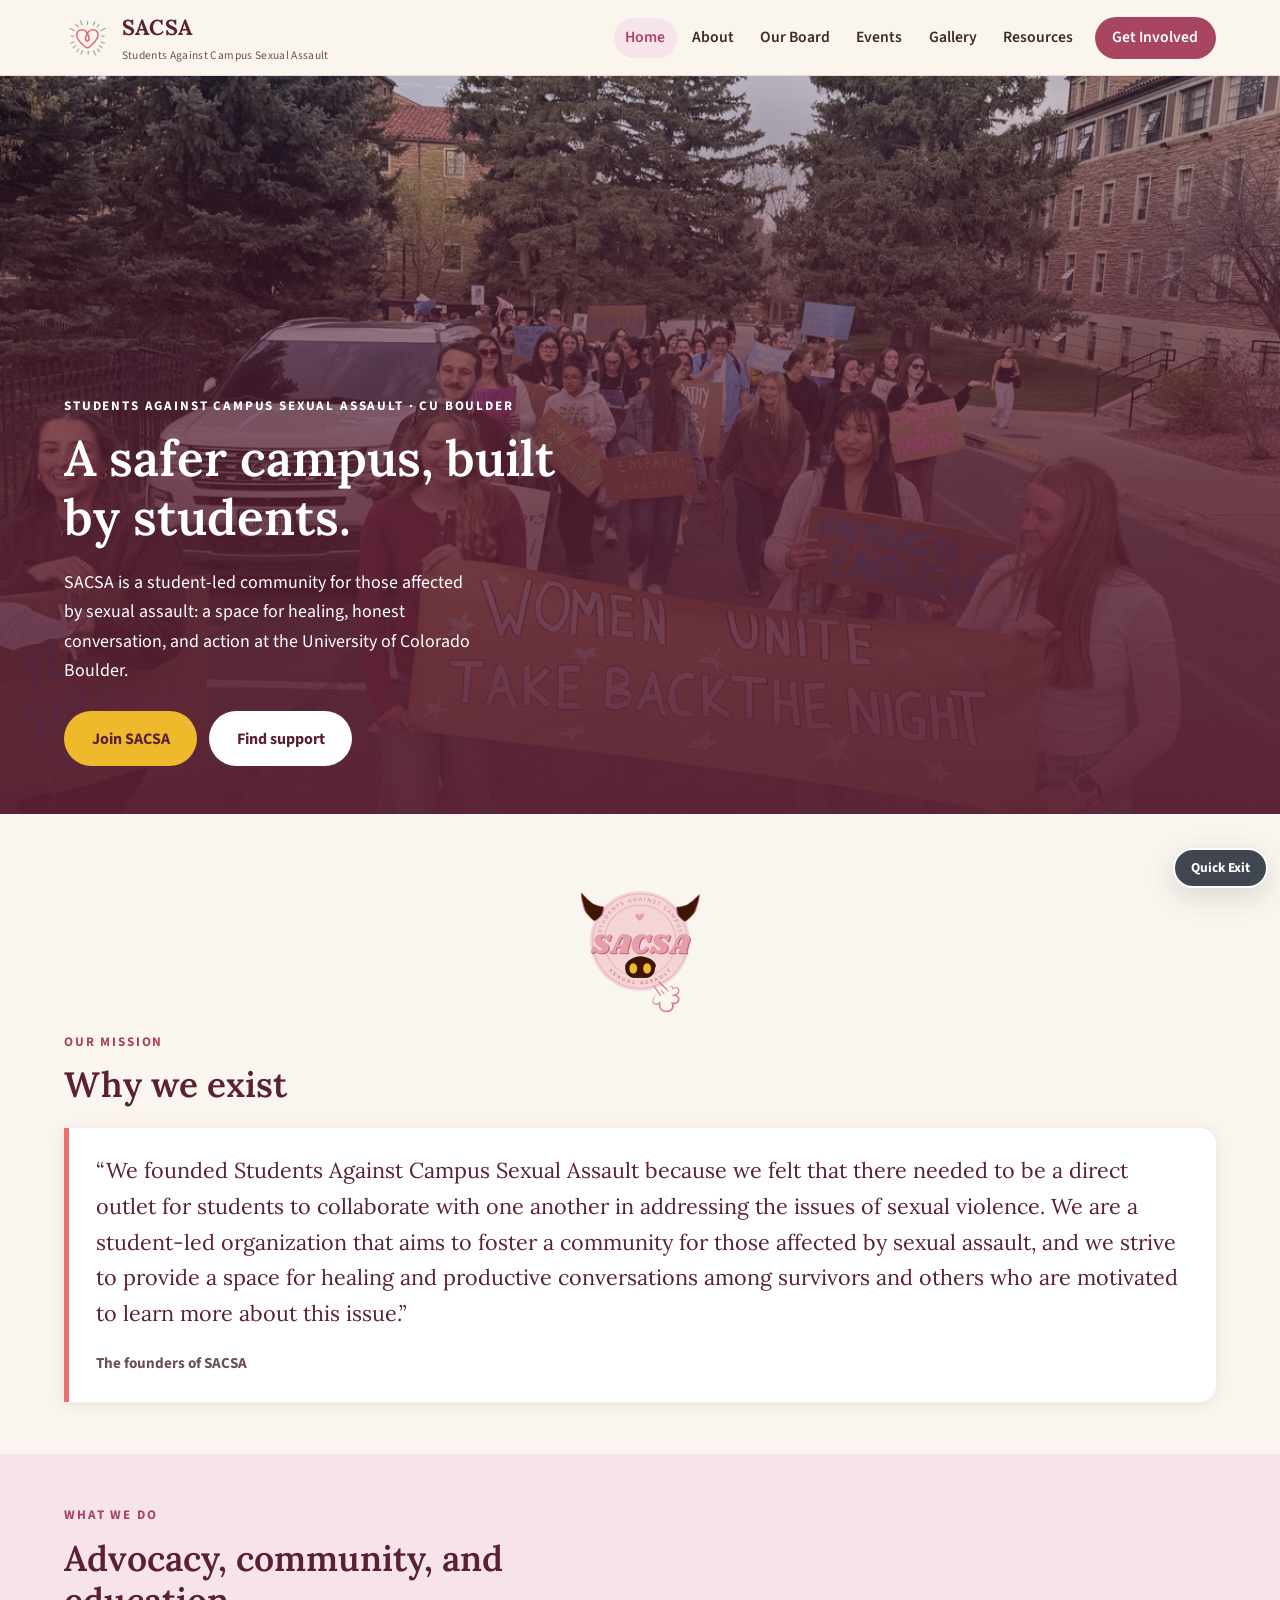
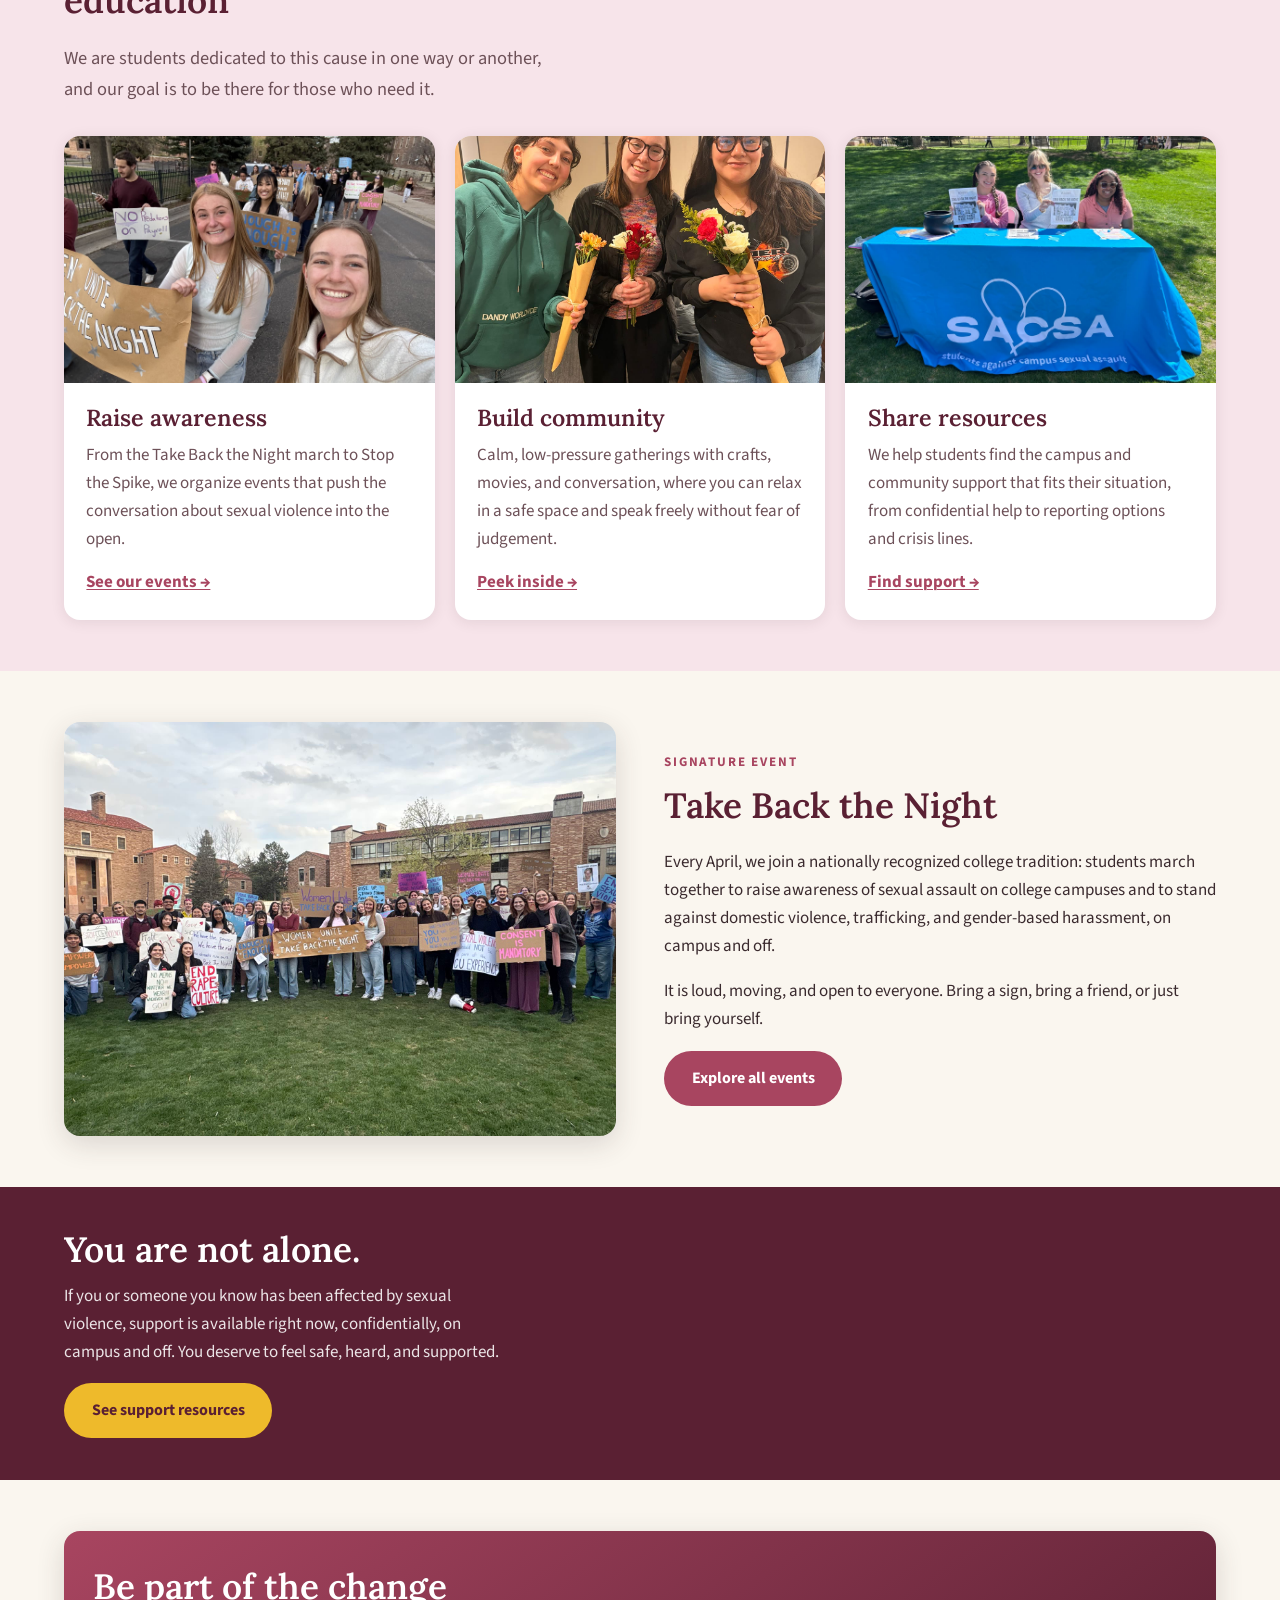
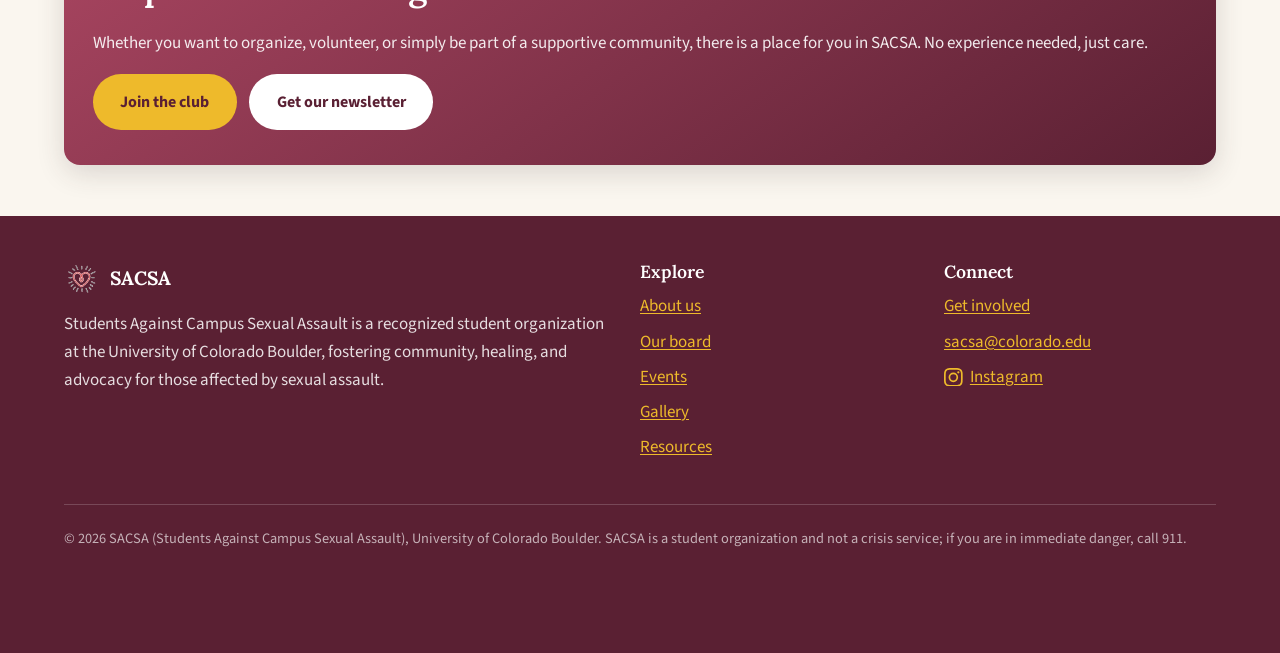
<file: index.html>
<!DOCTYPE html>
<html lang="en">
<head>
  <meta charset="utf-8">
  <meta name="viewport" content="width=device-width, initial-scale=1">
  <title>SACSA: Students Against Campus Sexual Assault | CU Boulder</title>
  <meta name="description" content="SACSA is a student-led organization at CU Boulder fostering community, healing, and advocacy for those affected by sexual assault. Join us.">
  <meta name="theme-color" content="#a84560">
  <meta property="og:title" content="SACSA: Students Against Campus Sexual Assault">
  <meta property="og:description" content="A student-led community at CU Boulder working toward a campus free of sexual violence. You are not alone.">
  <meta property="og:type" content="website">
  <meta property="og:url" content="https://brsrikrishna.github.io/sacsa.github.io/">
  <meta property="og:image" content="https://brsrikrishna.github.io/sacsa.github.io/assets/images/tbtn/tbtn-12.jpg">
  <link rel="icon" type="image/png" href="assets/img/sacsa-heart.png">
  <link rel="preconnect" href="https://fonts.googleapis.com">
  <link rel="preconnect" href="https://fonts.gstatic.com" crossorigin>
  <link href="https://fonts.googleapis.com/css2?family=Lora:wght@600;700&family=Source+Sans+3:wght@400;600;700&display=swap" rel="stylesheet">
  <link rel="stylesheet" href="assets/css/style.css">
</head>
<body>
  <a class="skip-link" href="#main">Skip to main content</a>

  <header class="site-header">
    <div class="wrap nav-bar">
      <a class="brand" href="index.html">
        <img src="assets/img/sacsa-heart.png" alt="" width="48" height="48">
        <span>
          <span class="brand-name">SACSA</span>
          <span class="brand-sub">Students Against Campus Sexual Assault</span>
        </span>
      </a>
      <button class="nav-toggle" type="button" aria-expanded="false" aria-controls="site-nav">
        <span></span><span></span><span></span>
        <span class="visually-hidden">Menu</span>
      </button>
      <nav id="site-nav" class="site-nav" aria-label="Main navigation">
        <ul>
          <li><a href="index.html" aria-current="page">Home</a></li>
          <li><a href="about.html">About</a></li>
          <li><a href="board.html">Our Board</a></li>
          <li><a href="events.html">Events</a></li>
          <li><a href="gallery.html">Gallery</a></li>
          <li><a href="resources.html">Resources</a></li>
          <li class="nav-cta"><a href="get-involved.html">Get Involved</a></li>
        </ul>
      </nav>
    </div>
  </header>

  <main id="main">
    <section class="hero">
      <div class="hero-media">
        <img src="assets/images/tbtn/tbtn-12.jpg" alt="Students marching down a campus street at CU Boulder behind a hand-painted banner reading “Women Unite, Take Back the Night.”" fetchpriority="high">
      </div>
      <div class="wrap hero-inner">
        <span class="eyebrow">Students Against Campus Sexual Assault · CU Boulder</span>
        <h1>A safer campus, built by students.</h1>
        <p>SACSA is a student-led community for those affected by sexual assault: a space for healing, honest conversation, and action at the University of Colorado Boulder.</p>
        <div class="btn-row">
          <a class="btn btn-gold" href="get-involved.html">Join SACSA</a>
          <a class="btn btn-light" href="resources.html">Find support</a>
        </div>
      </div>
    </section>

    <section class="section">
      <div class="wrap">
        <img class="mission-badge" src="assets/img/sacsa-badge.png" alt="SACSA badge logo: a pink buffalo-themed emblem reading “Students Against Campus Sexual Assault.”" loading="lazy">
        <span class="eyebrow">Our mission</span>
        <h2>Why we exist</h2>
        <blockquote class="mission-quote">
          <p>“We founded Students Against Campus Sexual Assault because we felt that there needed to be a direct outlet for students to collaborate with one another in addressing the issues of sexual violence. We are a student-led organization that aims to foster a community for those affected by sexual assault, and we strive to provide a space for healing and productive conversations among survivors and others who are motivated to learn more about this issue.”</p>
          <cite>The founders of SACSA</cite>
        </blockquote>
      </div>
    </section>

    <section class="section section-tint">
      <div class="wrap">
        <div class="section-head">
          <span class="eyebrow">What we do</span>
          <h2>Advocacy, community, and education</h2>
          <p class="lede">We are students dedicated to this cause in one way or another, and our goal is to be there for those who need it.</p>
        </div>
        <div class="card-grid card-grid-3">
          <article class="card">
            <img src="assets/images/tbtn/tbtn-13.jpg" alt="Students smiling behind the “Take Back the Night” banner in the middle of the march." loading="lazy">
            <div class="card-body">
              <h3>Raise awareness</h3>
              <p>From the Take Back the Night march to Stop the Spike, we organize events that push the conversation about sexual violence into the open.</p>
              <a class="card-link" href="events.html">See our events →</a>
            </div>
          </article>
          <article class="card">
            <img src="assets/images/bouquet/bouquet-03.jpg" alt="Three smiling students holding hand-wrapped flower bouquets at a SACSA craft night." loading="lazy">
            <div class="card-body">
              <h3>Build community</h3>
              <p>Calm, low-pressure gatherings with crafts, movies, and conversation, where you can relax in a safe space and speak freely without fear of judgement.</p>
              <a class="card-link" href="gallery.html">Peek inside →</a>
            </div>
          </article>
          <article class="card">
            <img src="assets/images/tabling/tabling-03.jpg" alt="Three SACSA members tabling outdoors on a sunny day behind a bright blue SACSA tablecloth." loading="lazy">
            <div class="card-body">
              <h3>Share resources</h3>
              <p>We help students find the campus and community support that fits their situation, from confidential help to reporting options and crisis lines.</p>
              <a class="card-link" href="resources.html">Find support →</a>
            </div>
          </article>
        </div>
      </div>
    </section>

    <section class="section">
      <div class="wrap split">
        <div class="split-media">
          <img src="assets/images/tbtn/tbtn-19.jpg" alt="A large group of students on a campus lawn holding hand-made signs at the end of the Take Back the Night march." loading="lazy">
        </div>
        <div>
          <span class="eyebrow">Signature event</span>
          <h2>Take Back the Night</h2>
          <p>Every April, we join a nationally recognized college tradition: students march together to raise awareness of sexual assault on college campuses and to stand against domestic violence, trafficking, and gender-based harassment, on campus and off.</p>
          <p>It is loud, moving, and open to everyone. Bring a sign, bring a friend, or just bring yourself.</p>
          <a class="btn btn-primary" href="events.html">Explore all events</a>
        </div>
      </div>
    </section>

    <section class="support-banner">
      <div class="wrap">
        <h2>You are not alone.</h2>
        <p>If you or someone you know has been affected by sexual violence, support is available right now, confidentially, on campus and off. You deserve to feel safe, heard, and supported.</p>
        <div class="btn-row">
          <a class="btn btn-gold" href="resources.html">See support resources</a>
        </div>
      </div>
    </section>

    <section class="section">
      <div class="wrap">
        <div class="cta-panel">
          <h2>Be part of the change</h2>
          <p>Whether you want to organize, volunteer, or simply be part of a supportive community, there is a place for you in SACSA. No experience needed, just care.</p>
          <div class="btn-row">
            <a class="btn btn-gold" href="https://docs.google.com/forms/d/e/1FAIpQLSf-P9y4XqZyF9D6gb-IqXvptG1yeSnzRhE7rgIoZQ4JN66p5w/viewform?usp=header" target="_blank" rel="noopener">Join the club</a>
            <a class="btn btn-light" href="https://docs.google.com/forms/d/e/1FAIpQLSdkVsMdj7MnFy4facTIuq62C4f8fyUFB1p0TTD66it3BiXyvw/viewform?usp=publish-editor" target="_blank" rel="noopener">Get our newsletter</a>
          </div>
        </div>
      </div>
    </section>
  </main>

  <footer class="site-footer">
    <div class="wrap footer-grid">
      <div>
        <div class="footer-brand">
          <img src="assets/img/sacsa-heart.png" alt="">
          <span>SACSA</span>
        </div>
        <p>Students Against Campus Sexual Assault is a recognized student organization at the University of Colorado Boulder, fostering community, healing, and advocacy for those affected by sexual assault.</p>
      </div>
      <div>
        <h3>Explore</h3>
        <ul>
          <li><a href="about.html">About us</a></li>
          <li><a href="board.html">Our board</a></li>
          <li><a href="events.html">Events</a></li>
          <li><a href="gallery.html">Gallery</a></li>
          <li><a href="resources.html">Resources</a></li>
        </ul>
      </div>
      <div>
        <h3>Connect</h3>
        <ul>
          <li><a href="get-involved.html">Get involved</a></li>
          <li><a href="mailto:sacsa@colorado.edu">sacsa@colorado.edu</a></li>
          <li>
            <a class="social-link" href="https://www.instagram.com/sacsacu/" target="_blank" rel="noopener">
              <svg viewBox="0 0 24 24" aria-hidden="true" focusable="false"><path d="M12 2.2c3.19 0 3.57.01 4.83.07 1.17.05 1.8.25 2.22.41.56.22.96.48 1.38.9.42.42.68.82.9 1.38.16.42.36 1.05.41 2.22.06 1.26.07 1.64.07 4.83s-.01 3.57-.07 4.83c-.05 1.17-.25 1.8-.41 2.22-.22.56-.48.96-.9 1.38-.42.42-.82.68-1.38.9-.42.16-1.05.36-2.22.41-1.26.06-1.64.07-4.83.07s-3.57-.01-4.83-.07c-1.17-.05-1.8-.25-2.22-.41a3.72 3.72 0 0 1-1.38-.9c-.42-.42-.68-.82-.9-1.38-.16-.42-.36-1.05-.41-2.22C2.21 15.57 2.2 15.19 2.2 12s.01-3.57.07-4.83c.05-1.17.25-1.8.41-2.22.22-.56.48-.96.9-1.38.42-.42.82-.68 1.38-.9.42-.16 1.05-.36 2.22-.41C8.43 2.21 8.81 2.2 12 2.2M12 0C8.74 0 8.33.01 7.05.07 5.78.13 4.9.33 4.14.63a5.92 5.92 0 0 0-2.13 1.38A5.92 5.92 0 0 0 .63 4.14C.33 4.9.13 5.78.07 7.05.01 8.33 0 8.74 0 12s.01 3.67.07 4.95c.06 1.27.26 2.15.56 2.91.3.79.72 1.46 1.38 2.13a5.92 5.92 0 0 0 2.13 1.38c.76.3 1.64.5 2.91.56C8.33 23.99 8.74 24 12 24s3.67-.01 4.95-.07c1.27-.06 2.15-.26 2.91-.56a5.92 5.92 0 0 0 2.13-1.38 5.92 5.92 0 0 0 1.38-2.13c.3-.76.5-1.64.56-2.91.06-1.28.07-1.69.07-4.95s-.01-3.67-.07-4.95c-.06-1.27-.26-2.15-.56-2.91a5.92 5.92 0 0 0-1.38-2.13A5.92 5.92 0 0 0 19.86.63c-.76-.3-1.64-.5-2.91-.56C15.67.01 15.26 0 12 0Zm0 5.84A6.16 6.16 0 1 0 18.16 12 6.16 6.16 0 0 0 12 5.84Zm0 10.15A4 4 0 1 1 16 12a4 4 0 0 1-4 4Zm7.85-10.4a1.44 1.44 0 1 1-1.44-1.44 1.44 1.44 0 0 1 1.44 1.44Z"/></svg>
              Instagram
            </a>
          </li>
        </ul>
      </div>
    </div>
    <div class="wrap footer-bottom">
      <p>© <span id="year">2026</span> SACSA (Students Against Campus Sexual Assault), University of Colorado Boulder. SACSA is a student organization and not a crisis service; if you are in immediate danger, call 911.</p>
    </div>
  </footer>

  <button class="quick-exit" type="button" aria-label="Quick exit: leave this site immediately">Quick Exit</button>
  <script src="assets/js/main.js"></script>
</body>
</html>
</file>
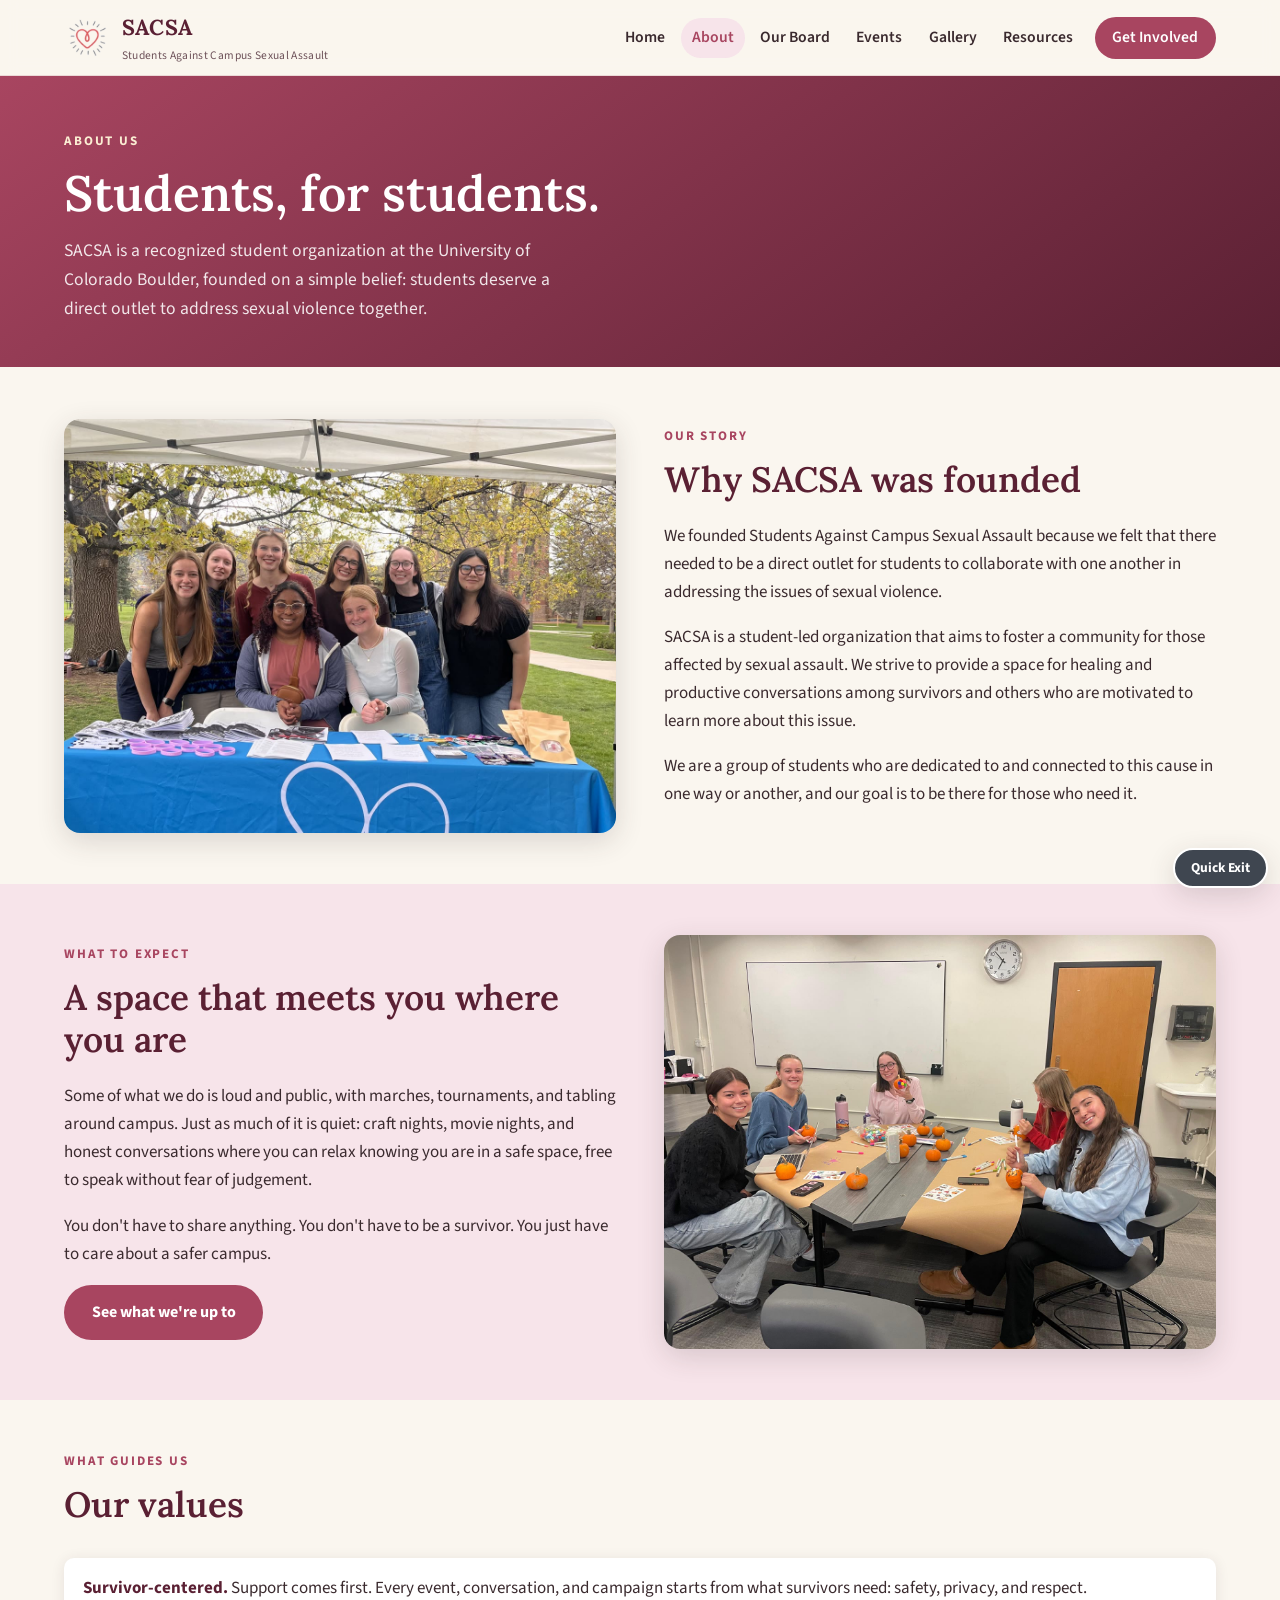
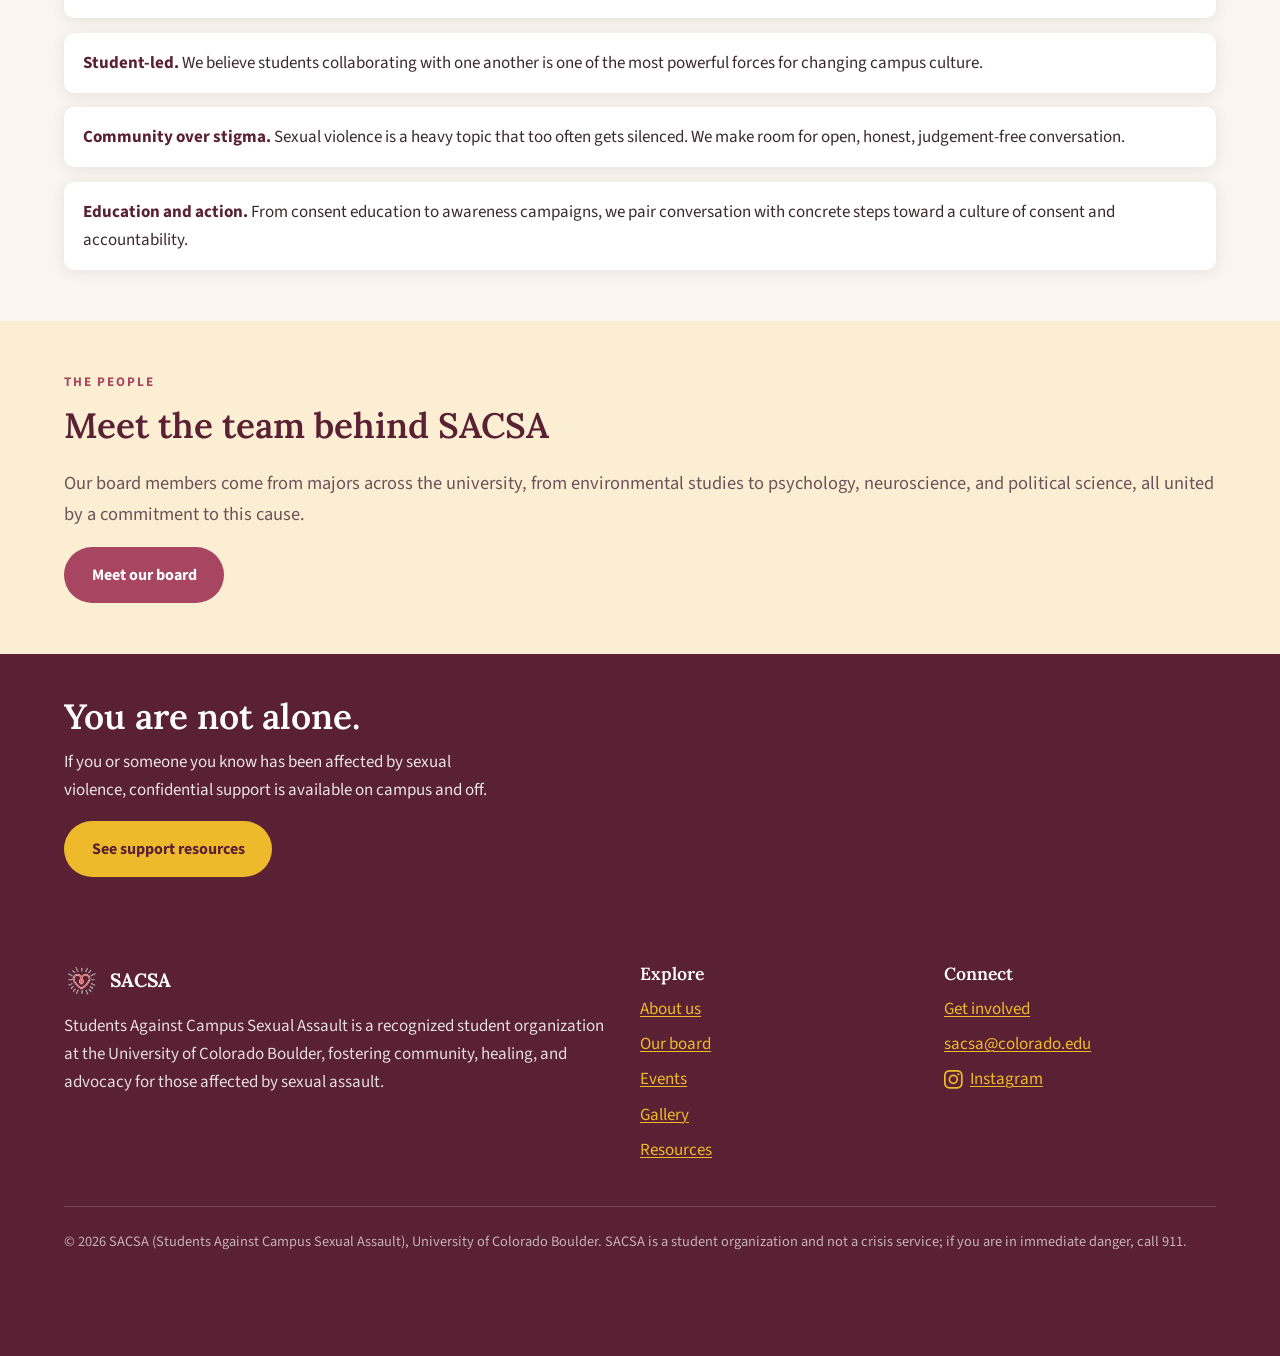
<file: about.html>
<!DOCTYPE html>
<html lang="en">
<head>
  <meta charset="utf-8">
  <meta name="viewport" content="width=device-width, initial-scale=1">
  <title>About | SACSA: Students Against Campus Sexual Assault</title>
  <meta name="description" content="Learn about SACSA, a student-led organization at CU Boulder building a community for healing and honest conversation around sexual assault.">
  <meta name="theme-color" content="#a84560">
  <link rel="icon" type="image/png" href="assets/img/sacsa-heart.png">
  <link rel="preconnect" href="https://fonts.googleapis.com">
  <link rel="preconnect" href="https://fonts.gstatic.com" crossorigin>
  <link href="https://fonts.googleapis.com/css2?family=Lora:wght@600;700&family=Source+Sans+3:wght@400;600;700&display=swap" rel="stylesheet">
  <link rel="stylesheet" href="assets/css/style.css">
</head>
<body>
  <a class="skip-link" href="#main">Skip to main content</a>

  <header class="site-header">
    <div class="wrap nav-bar">
      <a class="brand" href="index.html">
        <img src="assets/img/sacsa-heart.png" alt="" width="48" height="48">
        <span>
          <span class="brand-name">SACSA</span>
          <span class="brand-sub">Students Against Campus Sexual Assault</span>
        </span>
      </a>
      <button class="nav-toggle" type="button" aria-expanded="false" aria-controls="site-nav">
        <span></span><span></span><span></span>
        <span class="visually-hidden">Menu</span>
      </button>
      <nav id="site-nav" class="site-nav" aria-label="Main navigation">
        <ul>
          <li><a href="index.html">Home</a></li>
          <li><a href="about.html" aria-current="page">About</a></li>
          <li><a href="board.html">Our Board</a></li>
          <li><a href="events.html">Events</a></li>
          <li><a href="gallery.html">Gallery</a></li>
          <li><a href="resources.html">Resources</a></li>
          <li class="nav-cta"><a href="get-involved.html">Get Involved</a></li>
        </ul>
      </nav>
    </div>
  </header>

  <main id="main">
    <section class="page-hero">
      <div class="wrap">
        <span class="eyebrow">About us</span>
        <h1>Students, for students.</h1>
        <p>SACSA is a recognized student organization at the University of Colorado Boulder, founded on a simple belief: students deserve a direct outlet to address sexual violence together.</p>
      </div>
    </section>

    <section class="section">
      <div class="wrap split">
        <div class="split-media">
          <img src="assets/images/tbtn/tbtn-01.jpg" alt="SACSA members gathered behind their table under a tent, with a blue tablecloth reading “SACSA, Students Against Campus Sexual Assault.”" loading="lazy">
        </div>
        <div>
          <span class="eyebrow">Our story</span>
          <h2>Why SACSA was founded</h2>
          <p>We founded Students Against Campus Sexual Assault because we felt that there needed to be a direct outlet for students to collaborate with one another in addressing the issues of sexual violence.</p>
          <p>SACSA is a student-led organization that aims to foster a community for those affected by sexual assault. We strive to provide a space for healing and productive conversations among survivors and others who are motivated to learn more about this issue.</p>
          <p>We are a group of students who are dedicated to and connected to this cause in one way or another, and our goal is to be there for those who need it.</p>
        </div>
      </div>
    </section>

    <section class="section section-tint">
      <div class="wrap split reverse">
        <div class="split-media">
          <img src="assets/images/pumpkin/pumpkin-03.jpg" alt="Four students smiling around a table covered in craft paper during a SACSA pumpkin-painting night." loading="lazy">
        </div>
        <div>
          <span class="eyebrow">What to expect</span>
          <h2>A space that meets you where you are</h2>
          <p>Some of what we do is loud and public, with marches, tournaments, and tabling around campus. Just as much of it is quiet: craft nights, movie nights, and honest conversations where you can relax knowing you are in a safe space, free to speak without fear of judgement.</p>
          <p>You don't have to share anything. You don't have to be a survivor. You just have to care about a safer campus.</p>
          <a class="btn btn-primary" href="events.html">See what we're up to</a>
        </div>
      </div>
    </section>

    <section class="section">
      <div class="wrap">
        <div class="section-head">
          <span class="eyebrow">What guides us</span>
          <h2>Our values</h2>
        </div>
        <ul class="value-list">
          <li><strong>Survivor-centered.</strong> Support comes first. Every event, conversation, and campaign starts from what survivors need: safety, privacy, and respect.</li>
          <li><strong>Student-led.</strong> We believe students collaborating with one another is one of the most powerful forces for changing campus culture.</li>
          <li><strong>Community over stigma.</strong> Sexual violence is a heavy topic that too often gets silenced. We make room for open, honest, judgement-free conversation.</li>
          <li><strong>Education and action.</strong> From consent education to awareness campaigns, we pair conversation with concrete steps toward a culture of consent and accountability.</li>
        </ul>
      </div>
    </section>

    <section class="section section-gold">
      <div class="wrap">
        <span class="eyebrow">The people</span>
        <h2>Meet the team behind SACSA</h2>
        <p class="lede">Our board members come from majors across the university, from environmental studies to psychology, neuroscience, and political science, all united by a commitment to this cause.</p>
        <a class="btn btn-primary" href="board.html">Meet our board</a>
      </div>
    </section>

    <section class="support-banner">
      <div class="wrap">
        <h2>You are not alone.</h2>
        <p>If you or someone you know has been affected by sexual violence, confidential support is available on campus and off.</p>
        <div class="btn-row">
          <a class="btn btn-gold" href="resources.html">See support resources</a>
        </div>
      </div>
    </section>
  </main>

  <footer class="site-footer">
    <div class="wrap footer-grid">
      <div>
        <div class="footer-brand">
          <img src="assets/img/sacsa-heart.png" alt="">
          <span>SACSA</span>
        </div>
        <p>Students Against Campus Sexual Assault is a recognized student organization at the University of Colorado Boulder, fostering community, healing, and advocacy for those affected by sexual assault.</p>
      </div>
      <div>
        <h3>Explore</h3>
        <ul>
          <li><a href="about.html">About us</a></li>
          <li><a href="board.html">Our board</a></li>
          <li><a href="events.html">Events</a></li>
          <li><a href="gallery.html">Gallery</a></li>
          <li><a href="resources.html">Resources</a></li>
        </ul>
      </div>
      <div>
        <h3>Connect</h3>
        <ul>
          <li><a href="get-involved.html">Get involved</a></li>
          <li><a href="mailto:sacsa@colorado.edu">sacsa@colorado.edu</a></li>
          <li>
            <a class="social-link" href="https://www.instagram.com/sacsacu/" target="_blank" rel="noopener">
              <svg viewBox="0 0 24 24" aria-hidden="true" focusable="false"><path d="M12 2.2c3.19 0 3.57.01 4.83.07 1.17.05 1.8.25 2.22.41.56.22.96.48 1.38.9.42.42.68.82.9 1.38.16.42.36 1.05.41 2.22.06 1.26.07 1.64.07 4.83s-.01 3.57-.07 4.83c-.05 1.17-.25 1.8-.41 2.22-.22.56-.48.96-.9 1.38-.42.42-.82.68-1.38.9-.42.16-1.05.36-2.22.41-1.26.06-1.64.07-4.83.07s-3.57-.01-4.83-.07c-1.17-.05-1.8-.25-2.22-.41a3.72 3.72 0 0 1-1.38-.9c-.42-.42-.68-.82-.9-1.38-.16-.42-.36-1.05-.41-2.22C2.21 15.57 2.2 15.19 2.2 12s.01-3.57.07-4.83c.05-1.17.25-1.8.41-2.22.22-.56.48-.96.9-1.38.42-.42.82-.68 1.38-.9.42-.16 1.05-.36 2.22-.41C8.43 2.21 8.81 2.2 12 2.2M12 0C8.74 0 8.33.01 7.05.07 5.78.13 4.9.33 4.14.63a5.92 5.92 0 0 0-2.13 1.38A5.92 5.92 0 0 0 .63 4.14C.33 4.9.13 5.78.07 7.05.01 8.33 0 8.74 0 12s.01 3.67.07 4.95c.06 1.27.26 2.15.56 2.91.3.79.72 1.46 1.38 2.13a5.92 5.92 0 0 0 2.13 1.38c.76.3 1.64.5 2.91.56C8.33 23.99 8.74 24 12 24s3.67-.01 4.95-.07c1.27-.06 2.15-.26 2.91-.56a5.92 5.92 0 0 0 2.13-1.38 5.92 5.92 0 0 0 1.38-2.13c.3-.76.5-1.64.56-2.91.06-1.28.07-1.69.07-4.95s-.01-3.67-.07-4.95c-.06-1.27-.26-2.15-.56-2.91a5.92 5.92 0 0 0-1.38-2.13A5.92 5.92 0 0 0 19.86.63c-.76-.3-1.64-.5-2.91-.56C15.67.01 15.26 0 12 0Zm0 5.84A6.16 6.16 0 1 0 18.16 12 6.16 6.16 0 0 0 12 5.84Zm0 10.15A4 4 0 1 1 16 12a4 4 0 0 1-4 4Zm7.85-10.4a1.44 1.44 0 1 1-1.44-1.44 1.44 1.44 0 0 1 1.44 1.44Z"/></svg>
              Instagram
            </a>
          </li>
        </ul>
      </div>
    </div>
    <div class="wrap footer-bottom">
      <p>© <span id="year">2026</span> SACSA (Students Against Campus Sexual Assault), University of Colorado Boulder. SACSA is a student organization and not a crisis service; if you are in immediate danger, call 911.</p>
    </div>
  </footer>

  <button class="quick-exit" type="button" aria-label="Quick exit: leave this site immediately">Quick Exit</button>
  <script src="assets/js/main.js"></script>
</body>
</html>
</file>
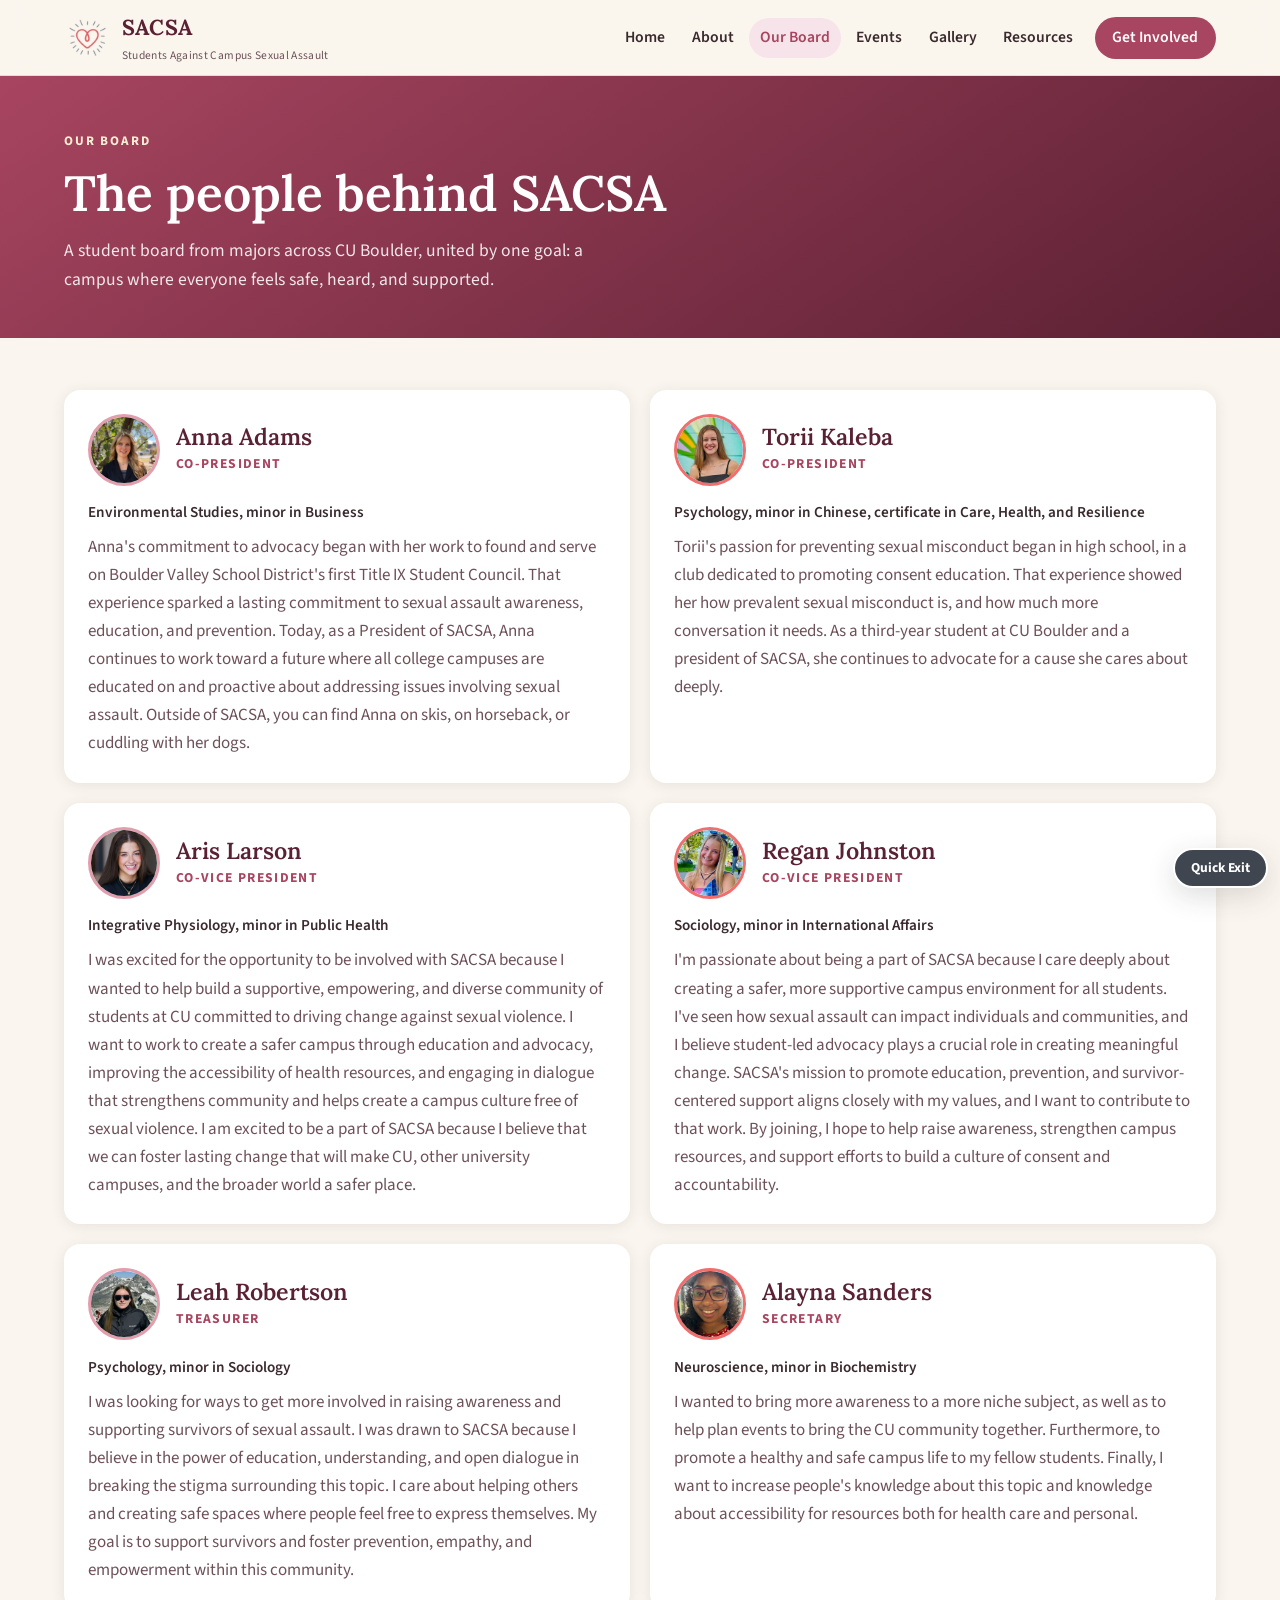
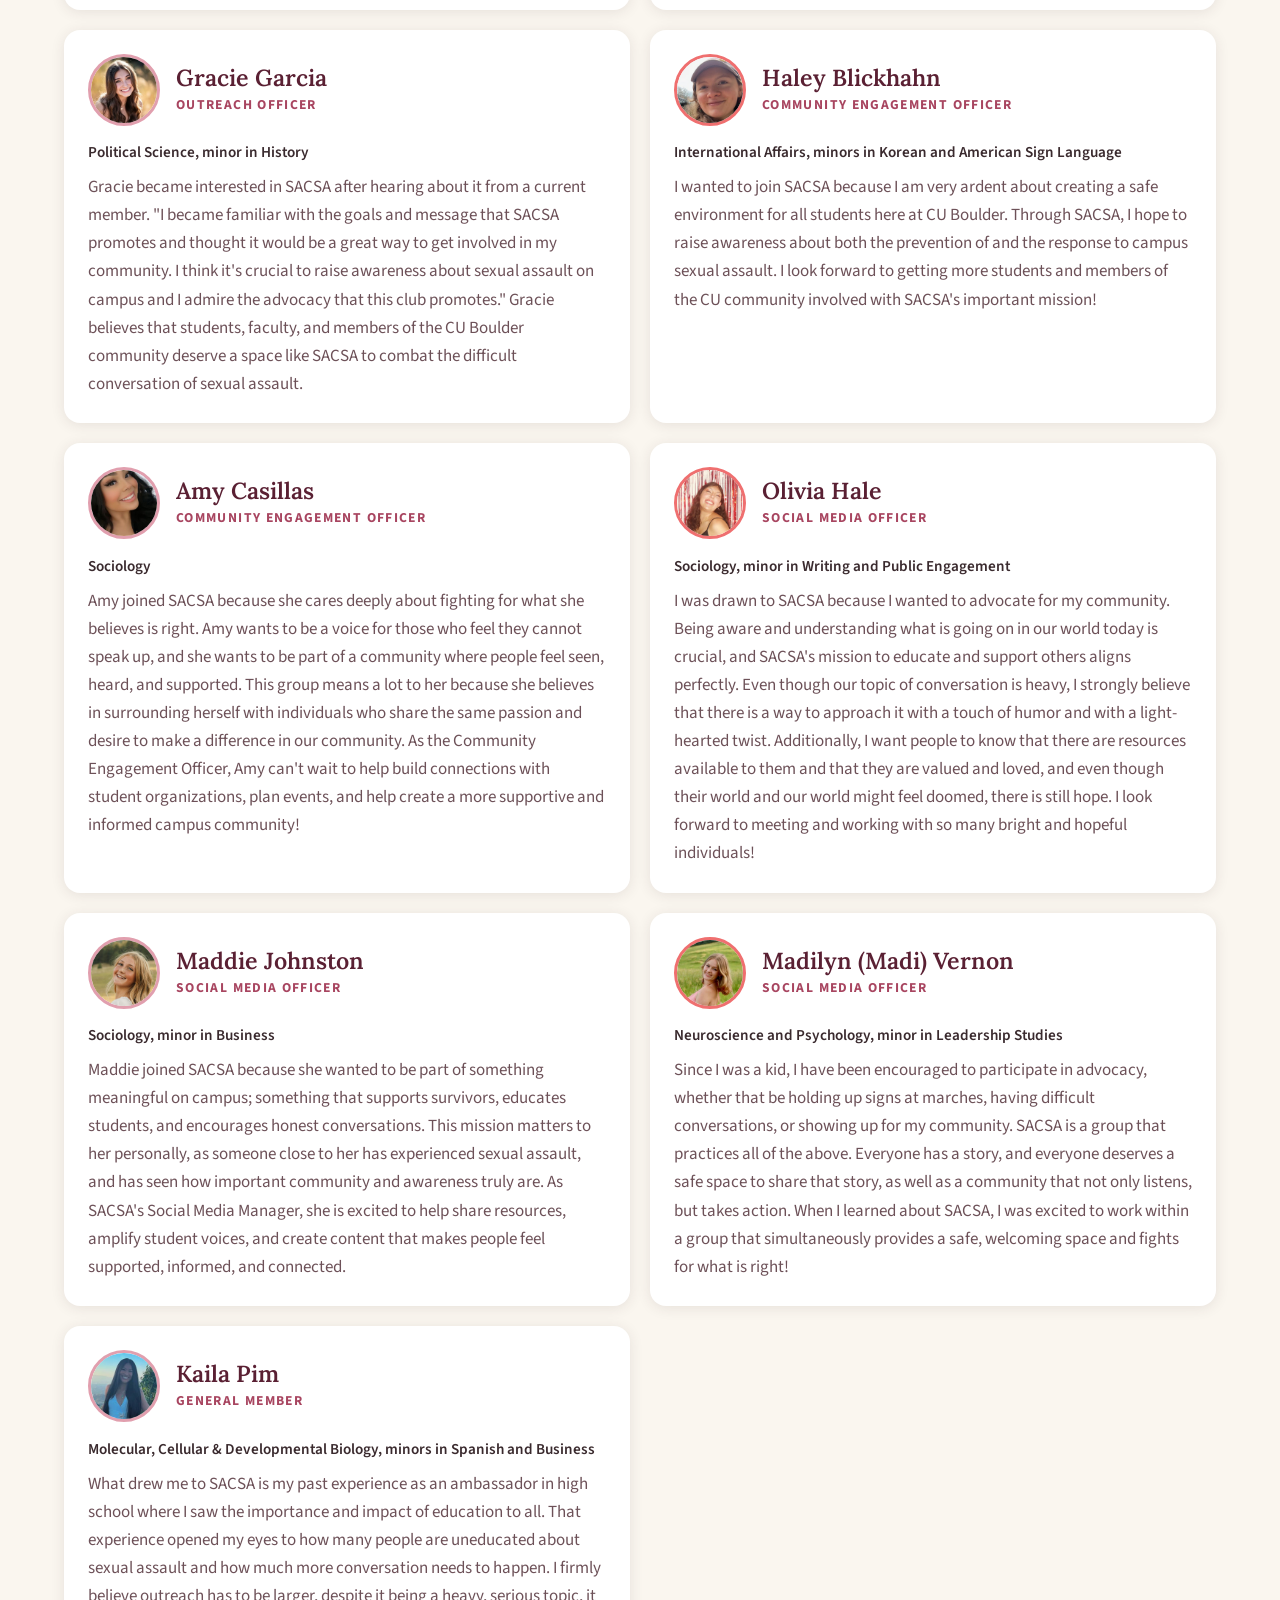
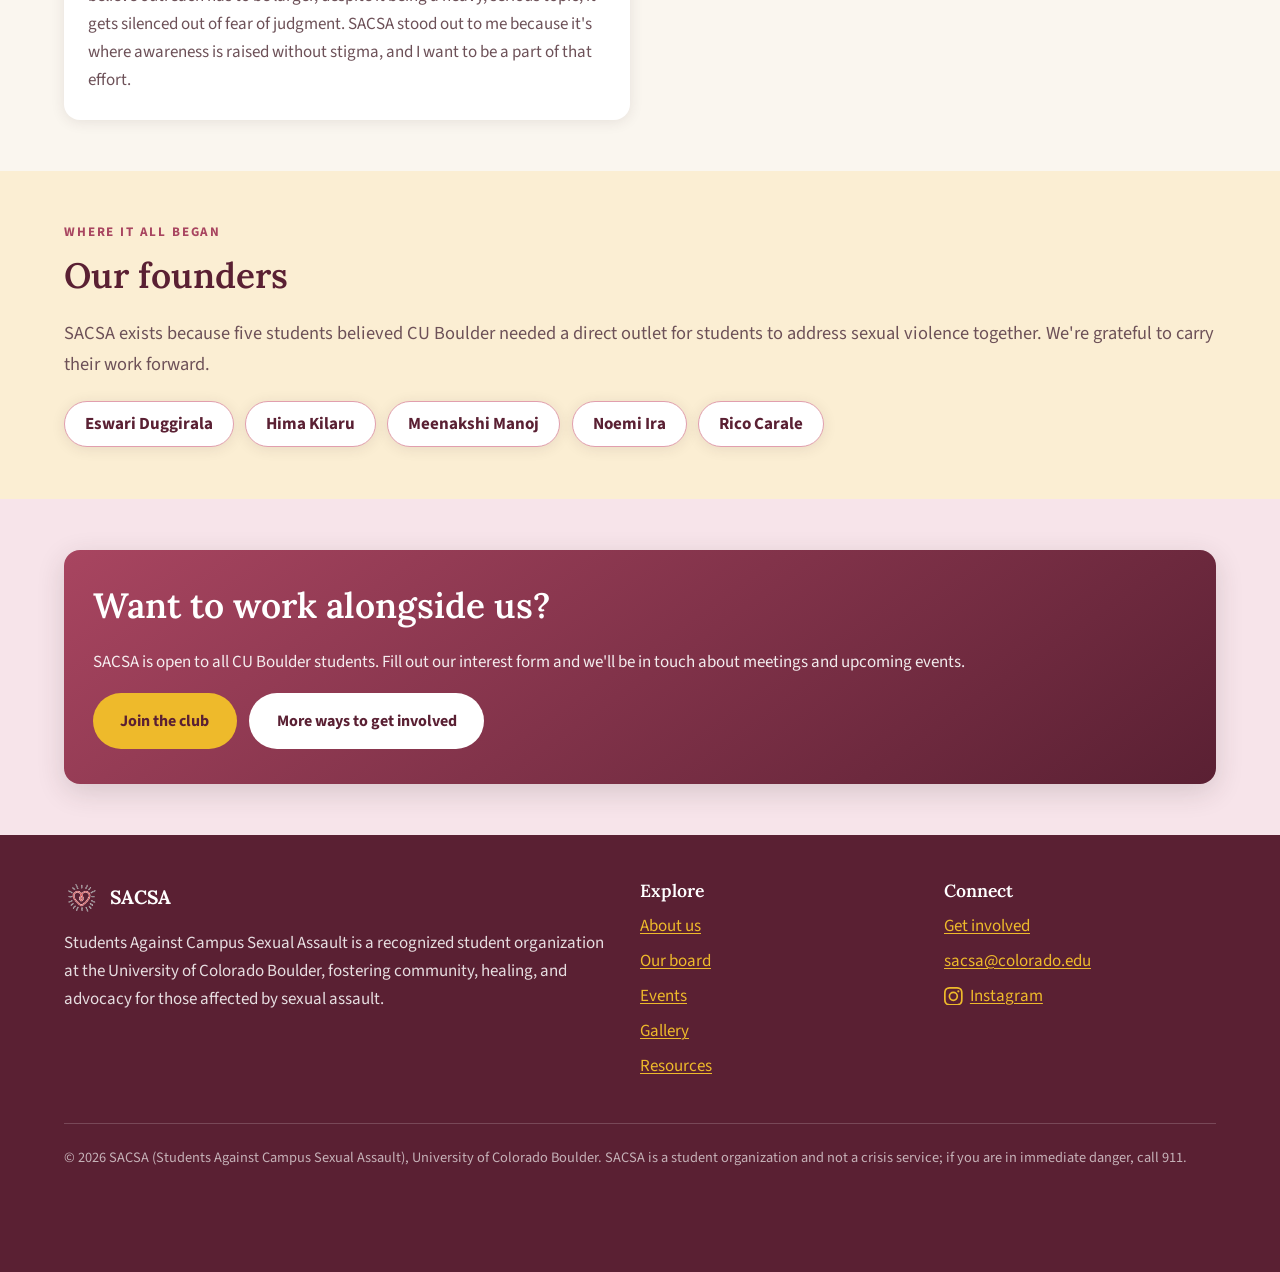
<file: board.html>
<!DOCTYPE html>
<html lang="en">
<head>
  <meta charset="utf-8">
  <meta name="viewport" content="width=device-width, initial-scale=1">
  <title>Our Board | SACSA: Students Against Campus Sexual Assault</title>
  <meta name="description" content="Meet the student board of SACSA at CU Boulder: the co-presidents, vice presidents, treasurer, secretary, officers, and members leading the work.">
  <meta name="theme-color" content="#a84560">
  <link rel="icon" type="image/png" href="assets/img/sacsa-heart.png">
  <link rel="preconnect" href="https://fonts.googleapis.com">
  <link rel="preconnect" href="https://fonts.gstatic.com" crossorigin>
  <link href="https://fonts.googleapis.com/css2?family=Lora:wght@600;700&family=Source+Sans+3:wght@400;600;700&display=swap" rel="stylesheet">
  <link rel="stylesheet" href="assets/css/style.css">
</head>
<body>
  <a class="skip-link" href="#main">Skip to main content</a>

  <header class="site-header">
    <div class="wrap nav-bar">
      <a class="brand" href="index.html">
        <img src="assets/img/sacsa-heart.png" alt="" width="48" height="48">
        <span>
          <span class="brand-name">SACSA</span>
          <span class="brand-sub">Students Against Campus Sexual Assault</span>
        </span>
      </a>
      <button class="nav-toggle" type="button" aria-expanded="false" aria-controls="site-nav">
        <span></span><span></span><span></span>
        <span class="visually-hidden">Menu</span>
      </button>
      <nav id="site-nav" class="site-nav" aria-label="Main navigation">
        <ul>
          <li><a href="index.html">Home</a></li>
          <li><a href="about.html">About</a></li>
          <li><a href="board.html" aria-current="page">Our Board</a></li>
          <li><a href="events.html">Events</a></li>
          <li><a href="gallery.html">Gallery</a></li>
          <li><a href="resources.html">Resources</a></li>
          <li class="nav-cta"><a href="get-involved.html">Get Involved</a></li>
        </ul>
      </nav>
    </div>
  </header>

  <main id="main">
    <section class="page-hero">
      <div class="wrap">
        <span class="eyebrow">Our board</span>
        <h1>The people behind SACSA</h1>
        <p>A student board from majors across CU Boulder, united by one goal: a campus where everyone feels safe, heard, and supported.</p>
      </div>
    </section>

    <section class="section">
      <div class="wrap">
        <h2 class="visually-hidden">Board members</h2>
        <div class="board-grid">

          <article class="board-card">
            <header>
              <img class="avatar" src="assets/images/board/anna-adams.jpg" alt="">
              <div>
                <h3>Anna Adams</h3>
                <span class="role">Co-President</span>
              </div>
            </header>
            <span class="major">Environmental Studies, minor in Business</span>
            <p>Anna's commitment to advocacy began with her work to found and serve on Boulder Valley School District's first Title IX Student Council. That experience sparked a lasting commitment to sexual assault awareness, education, and prevention. Today, as a President of SACSA, Anna continues to work toward a future where all college campuses are educated on and proactive about addressing issues involving sexual assault. Outside of SACSA, you can find Anna on skis, on horseback, or cuddling with her dogs.</p>
          </article>

          <article class="board-card">
            <header>
              <img class="avatar" src="assets/images/board/torii-kaleba.jpg" alt="">
              <div>
                <h3>Torii Kaleba</h3>
                <span class="role">Co-President</span>
              </div>
            </header>
            <span class="major">Psychology, minor in Chinese, certificate in Care, Health, and Resilience</span>
            <p>Torii's passion for preventing sexual misconduct began in high school, in a club dedicated to promoting consent education. That experience showed her how prevalent sexual misconduct is, and how much more conversation it needs. As a third-year student at CU Boulder and a president of SACSA, she continues to advocate for a cause she cares about deeply.</p>
          </article>

          <article class="board-card">
            <header>
              <img class="avatar" src="assets/images/board/aris-larson.jpg" alt="">
              <div>
                <h3>Aris Larson</h3>
                <span class="role">Co-Vice President</span>
              </div>
            </header>
            <span class="major">Integrative Physiology, minor in Public Health</span>
            <p>I was excited for the opportunity to be involved with SACSA because I wanted to help build a supportive, empowering, and diverse community of students at CU committed to driving change against sexual violence. I want to work to create a safer campus through education and advocacy, improving the accessibility of health resources, and engaging in dialogue that strengthens community and helps create a campus culture free of sexual violence. I am excited to be a part of SACSA because I believe that we can foster lasting change that will make CU, other university campuses, and the broader world a safer place.</p>
          </article>

          <article class="board-card">
            <header>
              <img class="avatar" src="assets/images/board/regan-johnston.jpg" alt="">
              <div>
                <h3>Regan Johnston</h3>
                <span class="role">Co-Vice President</span>
              </div>
            </header>
            <span class="major">Sociology, minor in International Affairs</span>
            <p>I'm passionate about being a part of SACSA because I care deeply about creating a safer, more supportive campus environment for all students. I've seen how sexual assault can impact individuals and communities, and I believe student-led advocacy plays a crucial role in creating meaningful change. SACSA's mission to promote education, prevention, and survivor-centered support aligns closely with my values, and I want to contribute to that work. By joining, I hope to help raise awareness, strengthen campus resources, and support efforts to build a culture of consent and accountability.</p>
          </article>

          <article class="board-card">
            <header>
              <img class="avatar" src="assets/images/board/leah-robertson.jpg" alt="">
              <div>
                <h3>Leah Robertson</h3>
                <span class="role">Treasurer</span>
              </div>
            </header>
            <span class="major">Psychology, minor in Sociology</span>
            <p>I was looking for ways to get more involved in raising awareness and supporting survivors of sexual assault. I was drawn to SACSA because I believe in the power of education, understanding, and open dialogue in breaking the stigma surrounding this topic. I care about helping others and creating safe spaces where people feel free to express themselves. My goal is to support survivors and foster prevention, empathy, and empowerment within this community.</p>
          </article>

          <article class="board-card">
            <header>
              <img class="avatar" src="assets/images/board/alayna-sanders.jpg" alt="">
              <div>
                <h3>Alayna Sanders</h3>
                <span class="role">Secretary</span>
              </div>
            </header>
            <span class="major">Neuroscience, minor in Biochemistry</span>
            <p>I wanted to bring more awareness to a more niche subject, as well as to help plan events to bring the CU community together. Furthermore, to promote a healthy and safe campus life to my fellow students. Finally, I want to increase people's knowledge about this topic and knowledge about accessibility for resources both for health care and personal.</p>
          </article>

          <article class="board-card">
            <header>
              <img class="avatar" src="assets/images/board/gracie-garcia.jpg" alt="">
              <div>
                <h3>Gracie Garcia</h3>
                <span class="role">Outreach Officer</span>
              </div>
            </header>
            <span class="major">Political Science, minor in History</span>
            <p>Gracie became interested in SACSA after hearing about it from a current member. "I became familiar with the goals and message that SACSA promotes and thought it would be a great way to get involved in my community. I think it's crucial to raise awareness about sexual assault on campus and I admire the advocacy that this club promotes." Gracie believes that students, faculty, and members of the CU Boulder community deserve a space like SACSA to combat the difficult conversation of sexual assault.</p>
          </article>

          <article class="board-card">
            <header>
              <img class="avatar" src="assets/images/board/haley-blickhahn.jpg" alt="">
              <div>
                <h3>Haley Blickhahn</h3>
                <span class="role">Community Engagement Officer</span>
              </div>
            </header>
            <span class="major">International Affairs, minors in Korean and American Sign Language</span>
            <p>I wanted to join SACSA because I am very ardent about creating a safe environment for all students here at CU Boulder. Through SACSA, I hope to raise awareness about both the prevention of and the response to campus sexual assault. I look forward to getting more students and members of the CU community involved with SACSA's important mission!</p>
          </article>

          <article class="board-card">
            <header>
              <img class="avatar" src="assets/images/board/amy-casillas.jpg" alt="">
              <div>
                <h3>Amy Casillas</h3>
                <span class="role">Community Engagement Officer</span>
              </div>
            </header>
            <span class="major">Sociology</span>
            <p>Amy joined SACSA because she cares deeply about fighting for what she believes is right. Amy wants to be a voice for those who feel they cannot speak up, and she wants to be part of a community where people feel seen, heard, and supported. This group means a lot to her because she believes in surrounding herself with individuals who share the same passion and desire to make a difference in our community. As the Community Engagement Officer, Amy can't wait to help build connections with student organizations, plan events, and help create a more supportive and informed campus community!</p>
          </article>

          <article class="board-card">
            <header>
              <img class="avatar" src="assets/images/board/olivia-hale.jpg" alt="">
              <div>
                <h3>Olivia Hale</h3>
                <span class="role">Social Media Officer</span>
              </div>
            </header>
            <span class="major">Sociology, minor in Writing and Public Engagement</span>
            <p>I was drawn to SACSA because I wanted to advocate for my community. Being aware and understanding what is going on in our world today is crucial, and SACSA's mission to educate and support others aligns perfectly. Even though our topic of conversation is heavy, I strongly believe that there is a way to approach it with a touch of humor and with a light-hearted twist. Additionally, I want people to know that there are resources available to them and that they are valued and loved, and even though their world and our world might feel doomed, there is still hope. I look forward to meeting and working with so many bright and hopeful individuals!</p>
          </article>

          <article class="board-card">
            <header>
              <img class="avatar" src="assets/images/board/maddie-johnston.jpg" alt="">
              <div>
                <h3>Maddie Johnston</h3>
                <span class="role">Social Media Officer</span>
              </div>
            </header>
            <span class="major">Sociology, minor in Business</span>
            <p>Maddie joined SACSA because she wanted to be part of something meaningful on campus; something that supports survivors, educates students, and encourages honest conversations. This mission matters to her personally, as someone close to her has experienced sexual assault, and has seen how important community and awareness truly are. As SACSA's Social Media Manager, she is excited to help share resources, amplify student voices, and create content that makes people feel supported, informed, and connected.</p>
          </article>

          <article class="board-card">
            <header>
              <img class="avatar" src="assets/images/board/madilyn-vernon.jpg" alt="">
              <div>
                <h3>Madilyn (Madi) Vernon</h3>
                <span class="role">Social Media Officer</span>
              </div>
            </header>
            <span class="major">Neuroscience and Psychology, minor in Leadership Studies</span>
            <p>Since I was a kid, I have been encouraged to participate in advocacy, whether that be holding up signs at marches, having difficult conversations, or showing up for my community. SACSA is a group that practices all of the above. Everyone has a story, and everyone deserves a safe space to share that story, as well as a community that not only listens, but takes action. When I learned about SACSA, I was excited to work within a group that simultaneously provides a safe, welcoming space and fights for what is right!</p>
          </article>

          <article class="board-card">
            <header>
              <img class="avatar" src="assets/images/board/kaila-pim.jpg" alt="">
              <div>
                <h3>Kaila Pim</h3>
                <span class="role">General Member</span>
              </div>
            </header>
            <span class="major">Molecular, Cellular &amp; Developmental Biology, minors in Spanish and Business</span>
            <p>What drew me to SACSA is my past experience as an ambassador in high school where I saw the importance and impact of education to all. That experience opened my eyes to how many people are uneducated about sexual assault and how much more conversation needs to happen. I firmly believe outreach has to be larger, despite it being a heavy, serious topic, it gets silenced out of fear of judgment. SACSA stood out to me because it's where awareness is raised without stigma, and I want to be a part of that effort.</p>
          </article>

        </div>
      </div>
    </section>

    <section class="section section-gold">
      <div class="wrap">
        <span class="eyebrow">Where it all began</span>
        <h2>Our founders</h2>
        <p class="lede">SACSA exists because five students believed CU Boulder needed a direct outlet for students to address sexual violence together. We're grateful to carry their work forward.</p>
        <ul class="founder-list">
          <li>Eswari Duggirala</li>
          <li>Hima Kilaru</li>
          <li>Meenakshi Manoj</li>
          <li>Noemi Ira</li>
          <li>Rico Carale</li>
        </ul>
      </div>
    </section>

    <section class="section section-tint">
      <div class="wrap">
        <div class="cta-panel">
          <h2>Want to work alongside us?</h2>
          <p>SACSA is open to all CU Boulder students. Fill out our interest form and we'll be in touch about meetings and upcoming events.</p>
          <div class="btn-row">
            <a class="btn btn-gold" href="https://docs.google.com/forms/d/e/1FAIpQLSf-P9y4XqZyF9D6gb-IqXvptG1yeSnzRhE7rgIoZQ4JN66p5w/viewform?usp=header" target="_blank" rel="noopener">Join the club</a>
            <a class="btn btn-light" href="get-involved.html">More ways to get involved</a>
          </div>
        </div>
      </div>
    </section>
  </main>

  <footer class="site-footer">
    <div class="wrap footer-grid">
      <div>
        <div class="footer-brand">
          <img src="assets/img/sacsa-heart.png" alt="">
          <span>SACSA</span>
        </div>
        <p>Students Against Campus Sexual Assault is a recognized student organization at the University of Colorado Boulder, fostering community, healing, and advocacy for those affected by sexual assault.</p>
      </div>
      <div>
        <h3>Explore</h3>
        <ul>
          <li><a href="about.html">About us</a></li>
          <li><a href="board.html">Our board</a></li>
          <li><a href="events.html">Events</a></li>
          <li><a href="gallery.html">Gallery</a></li>
          <li><a href="resources.html">Resources</a></li>
        </ul>
      </div>
      <div>
        <h3>Connect</h3>
        <ul>
          <li><a href="get-involved.html">Get involved</a></li>
          <li><a href="mailto:sacsa@colorado.edu">sacsa@colorado.edu</a></li>
          <li>
            <a class="social-link" href="https://www.instagram.com/sacsacu/" target="_blank" rel="noopener">
              <svg viewBox="0 0 24 24" aria-hidden="true" focusable="false"><path d="M12 2.2c3.19 0 3.57.01 4.83.07 1.17.05 1.8.25 2.22.41.56.22.96.48 1.38.9.42.42.68.82.9 1.38.16.42.36 1.05.41 2.22.06 1.26.07 1.64.07 4.83s-.01 3.57-.07 4.83c-.05 1.17-.25 1.8-.41 2.22-.22.56-.48.96-.9 1.38-.42.42-.82.68-1.38.9-.42.16-1.05.36-2.22.41-1.26.06-1.64.07-4.83.07s-3.57-.01-4.83-.07c-1.17-.05-1.8-.25-2.22-.41a3.72 3.72 0 0 1-1.38-.9c-.42-.42-.68-.82-.9-1.38-.16-.42-.36-1.05-.41-2.22C2.21 15.57 2.2 15.19 2.2 12s.01-3.57.07-4.83c.05-1.17.25-1.8.41-2.22.22-.56.48-.96.9-1.38.42-.42.82-.68 1.38-.9.42-.16 1.05-.36 2.22-.41C8.43 2.21 8.81 2.2 12 2.2M12 0C8.74 0 8.33.01 7.05.07 5.78.13 4.9.33 4.14.63a5.92 5.92 0 0 0-2.13 1.38A5.92 5.92 0 0 0 .63 4.14C.33 4.9.13 5.78.07 7.05.01 8.33 0 8.74 0 12s.01 3.67.07 4.95c.06 1.27.26 2.15.56 2.91.3.79.72 1.46 1.38 2.13a5.92 5.92 0 0 0 2.13 1.38c.76.3 1.64.5 2.91.56C8.33 23.99 8.74 24 12 24s3.67-.01 4.95-.07c1.27-.06 2.15-.26 2.91-.56a5.92 5.92 0 0 0 2.13-1.38 5.92 5.92 0 0 0 1.38-2.13c.3-.76.5-1.64.56-2.91.06-1.28.07-1.69.07-4.95s-.01-3.67-.07-4.95c-.06-1.27-.26-2.15-.56-2.91a5.92 5.92 0 0 0-1.38-2.13A5.92 5.92 0 0 0 19.86.63c-.76-.3-1.64-.5-2.91-.56C15.67.01 15.26 0 12 0Zm0 5.84A6.16 6.16 0 1 0 18.16 12 6.16 6.16 0 0 0 12 5.84Zm0 10.15A4 4 0 1 1 16 12a4 4 0 0 1-4 4Zm7.85-10.4a1.44 1.44 0 1 1-1.44-1.44 1.44 1.44 0 0 1 1.44 1.44Z"/></svg>
              Instagram
            </a>
          </li>
        </ul>
      </div>
    </div>
    <div class="wrap footer-bottom">
      <p>© <span id="year">2026</span> SACSA (Students Against Campus Sexual Assault), University of Colorado Boulder. SACSA is a student organization and not a crisis service; if you are in immediate danger, call 911.</p>
    </div>
  </footer>

  <button class="quick-exit" type="button" aria-label="Quick exit: leave this site immediately">Quick Exit</button>
  <script src="assets/js/main.js"></script>
</body>
</html>
</file>
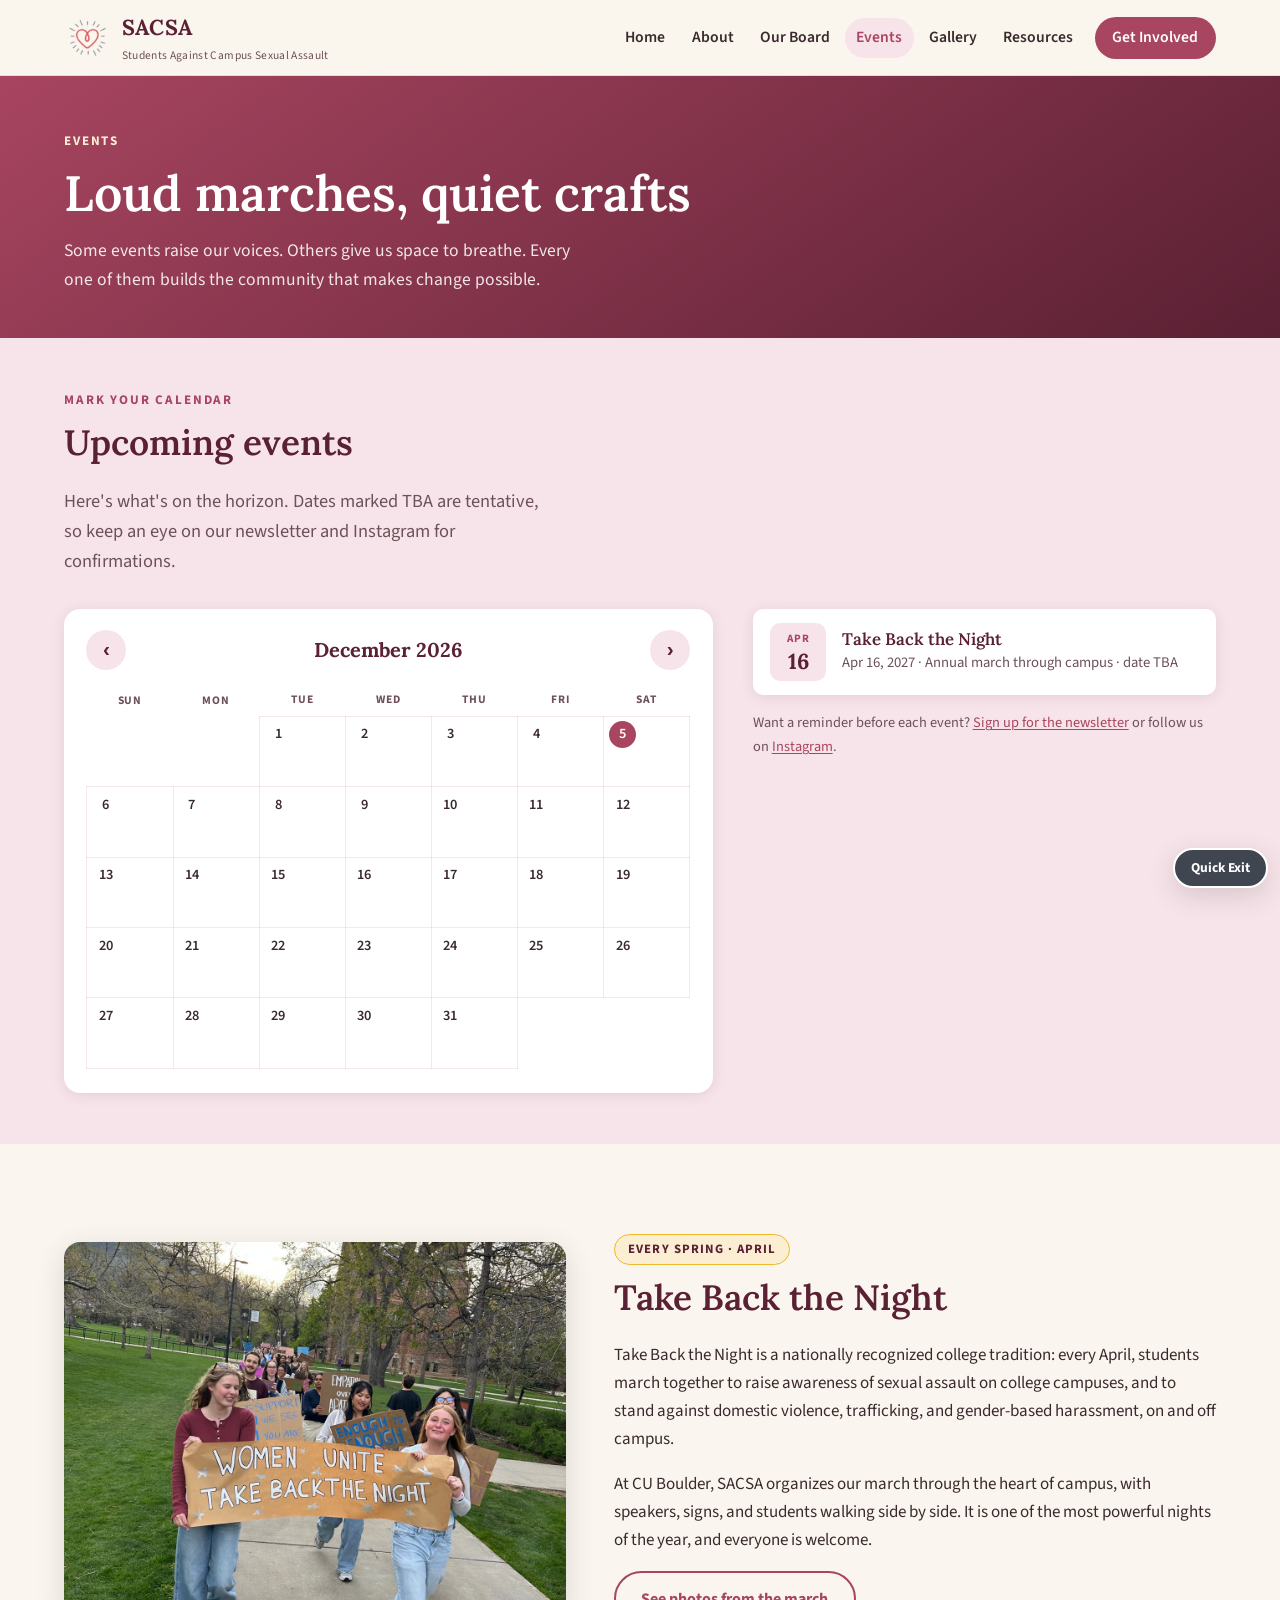
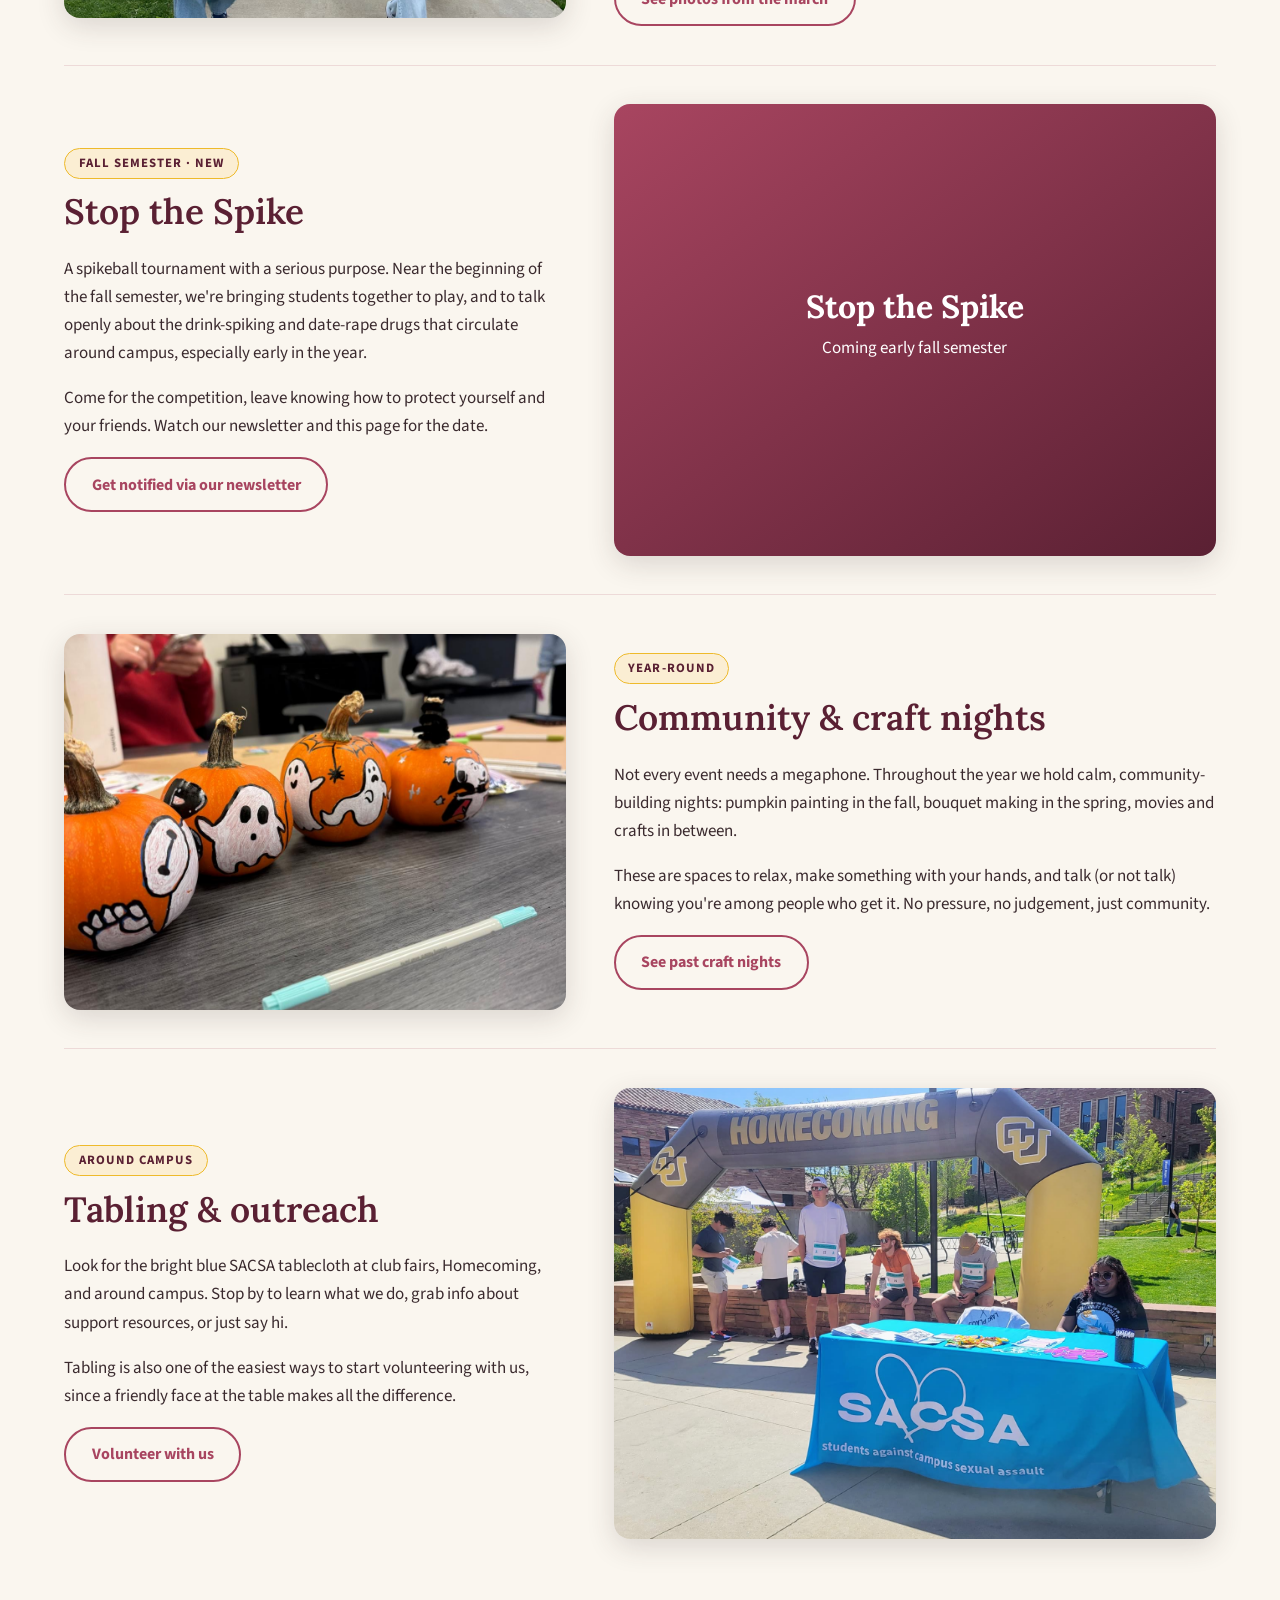
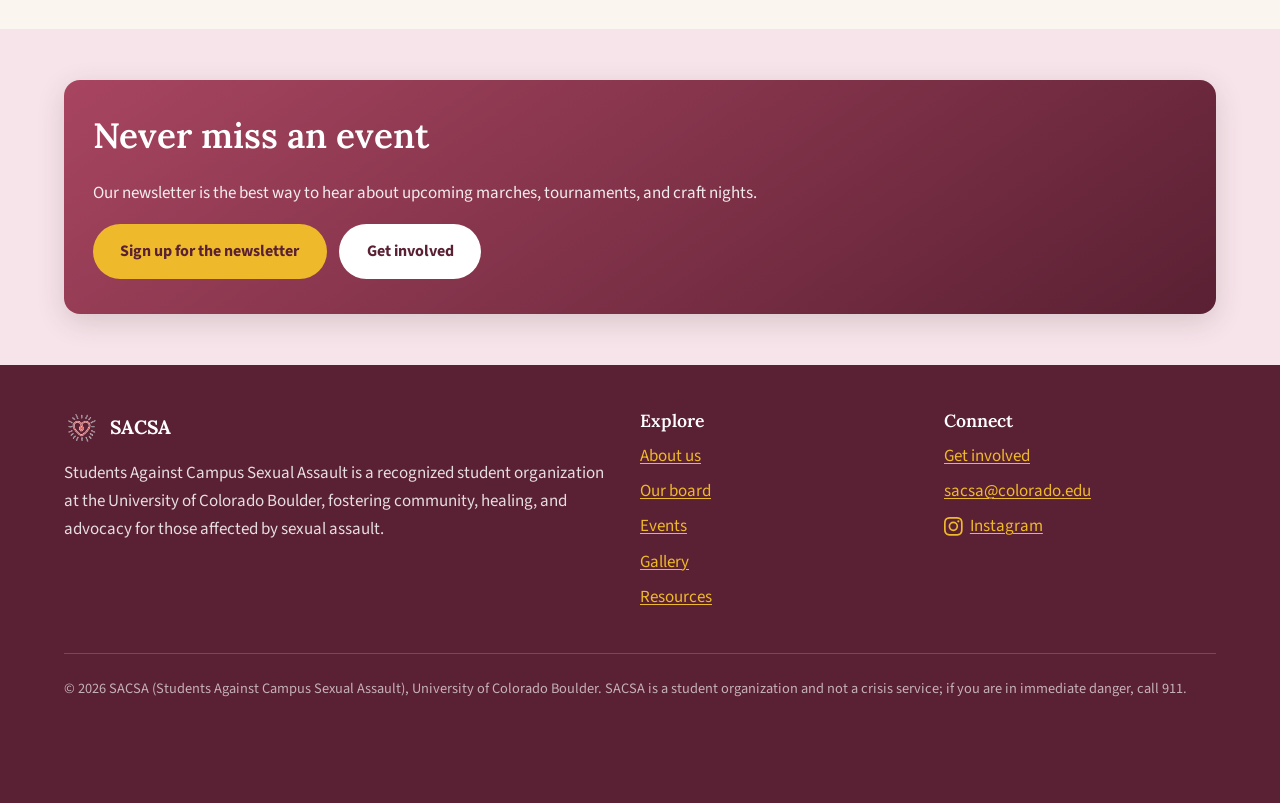
<file: events.html>
<!DOCTYPE html>
<html lang="en">
<head>
  <meta charset="utf-8">
  <meta name="viewport" content="width=device-width, initial-scale=1">
  <title>Events | SACSA: Students Against Campus Sexual Assault</title>
  <meta name="description" content="SACSA events at CU Boulder: the Take Back the Night march, Stop the Spike, community craft nights, and campus tabling.">
  <meta name="theme-color" content="#a84560">
  <link rel="icon" type="image/png" href="assets/img/sacsa-heart.png">
  <link rel="preconnect" href="https://fonts.googleapis.com">
  <link rel="preconnect" href="https://fonts.gstatic.com" crossorigin>
  <link href="https://fonts.googleapis.com/css2?family=Lora:wght@600;700&family=Source+Sans+3:wght@400;600;700&display=swap" rel="stylesheet">
  <link rel="stylesheet" href="assets/css/style.css">
</head>
<body>
  <a class="skip-link" href="#main">Skip to main content</a>

  <header class="site-header">
    <div class="wrap nav-bar">
      <a class="brand" href="index.html">
        <img src="assets/img/sacsa-heart.png" alt="" width="48" height="48">
        <span>
          <span class="brand-name">SACSA</span>
          <span class="brand-sub">Students Against Campus Sexual Assault</span>
        </span>
      </a>
      <button class="nav-toggle" type="button" aria-expanded="false" aria-controls="site-nav">
        <span></span><span></span><span></span>
        <span class="visually-hidden">Menu</span>
      </button>
      <nav id="site-nav" class="site-nav" aria-label="Main navigation">
        <ul>
          <li><a href="index.html">Home</a></li>
          <li><a href="about.html">About</a></li>
          <li><a href="board.html">Our Board</a></li>
          <li><a href="events.html" aria-current="page">Events</a></li>
          <li><a href="gallery.html">Gallery</a></li>
          <li><a href="resources.html">Resources</a></li>
          <li class="nav-cta"><a href="get-involved.html">Get Involved</a></li>
        </ul>
      </nav>
    </div>
  </header>

  <main id="main">
    <section class="page-hero">
      <div class="wrap">
        <span class="eyebrow">Events</span>
        <h1>Loud marches, quiet crafts</h1>
        <p>Some events raise our voices. Others give us space to breathe. Every one of them builds the community that makes change possible.</p>
      </div>
    </section>

    <section class="section section-tint" aria-labelledby="calendar-heading">
      <div class="wrap">
        <div class="section-head">
          <span class="eyebrow">Mark your calendar</span>
          <h2 id="calendar-heading">Upcoming events</h2>
          <p class="lede">Here's what's on the horizon. Dates marked TBA are tentative, so keep an eye on our newsletter and Instagram for confirmations.</p>
        </div>
        <div class="calendar-layout">
          <div class="calendar-card">
            <div class="calendar-head">
              <button class="calendar-nav-btn" type="button" id="cal-prev" aria-label="Previous month">‹</button>
              <p class="calendar-title" id="cal-title" aria-live="polite"></p>
              <button class="calendar-nav-btn" type="button" id="cal-next" aria-label="Next month">›</button>
            </div>
            <table class="calendar-table" aria-labelledby="cal-title">
              <thead>
                <tr>
                  <th scope="col"><abbr title="Sunday">Sun</abbr></th>
                  <th scope="col"><abbr title="Monday">Mon</abbr></th>
                  <th scope="col"><abbr title="Tuesday">Tue</abbr></th>
                  <th scope="col"><abbr title="Wednesday">Wed</abbr></th>
                  <th scope="col"><abbr title="Thursday">Thu</abbr></th>
                  <th scope="col"><abbr title="Friday">Fri</abbr></th>
                  <th scope="col"><abbr title="Saturday">Sat</abbr></th>
                </tr>
              </thead>
              <tbody id="cal-body"></tbody>
            </table>
          </div>
          <div>
            <h3 class="visually-hidden">Next up</h3>
            <ol class="upcoming-list" id="upcoming-list"></ol>
            <p class="calendar-note">Want a reminder before each event? <a href="https://docs.google.com/forms/d/e/1FAIpQLSdkVsMdj7MnFy4facTIuq62C4f8fyUFB1p0TTD66it3BiXyvw/viewform?usp=publish-editor" target="_blank" rel="noopener">Sign up for the newsletter</a> or follow us on <a href="https://www.instagram.com/sacsacu/" target="_blank" rel="noopener">Instagram</a>.</p>
          </div>
        </div>
        <noscript><p>The interactive calendar needs JavaScript. Everything we run is described in the event list below.</p></noscript>
      </div>
    </section>

    <section class="section">
      <div class="wrap">

        <article class="event">
          <div class="event-media">
            <img src="assets/images/tbtn/tbtn-16.jpg" alt="Three students carry the hand-painted “Women Unite, Take Back the Night” banner along a campus path." loading="lazy">
          </div>
          <div>
            <span class="event-tag">Every spring · April</span>
            <h2>Take Back the Night</h2>
            <p>Take Back the Night is a nationally recognized college tradition: every April, students march together to raise awareness of sexual assault on college campuses, and to stand against domestic violence, trafficking, and gender-based harassment, on and off campus.</p>
            <p>At CU Boulder, SACSA organizes our march through the heart of campus, with speakers, signs, and students walking side by side. It is one of the most powerful nights of the year, and everyone is welcome.</p>
            <a class="btn btn-outline" href="gallery.html">See photos from the march</a>
          </div>
        </article>

        <article class="event reverse">
          <div class="event-media">
            <div class="event-placeholder">
              <div>
                <span class="big">Stop the Spike</span>
                <p>Coming early fall semester</p>
              </div>
            </div>
          </div>
          <div>
            <span class="event-tag">Fall semester · New</span>
            <h2>Stop the Spike</h2>
            <p>A spikeball tournament with a serious purpose. Near the beginning of the fall semester, we're bringing students together to play, and to talk openly about the drink-spiking and date-rape drugs that circulate around campus, especially early in the year.</p>
            <p>Come for the competition, leave knowing how to protect yourself and your friends. Watch our newsletter and this page for the date.</p>
            <a class="btn btn-outline" href="https://docs.google.com/forms/d/e/1FAIpQLSdkVsMdj7MnFy4facTIuq62C4f8fyUFB1p0TTD66it3BiXyvw/viewform?usp=publish-editor" target="_blank" rel="noopener">Get notified via our newsletter</a>
          </div>
        </article>

        <article class="event">
          <div class="event-media">
            <img src="assets/images/pumpkin/pumpkin-14.jpg" alt="A row of small pumpkins hand-painted with Snoopy and ghost designs at a SACSA craft night." loading="lazy">
          </div>
          <div>
            <span class="event-tag">Year-round</span>
            <h2>Community &amp; craft nights</h2>
            <p>Not every event needs a megaphone. Throughout the year we hold calm, community-building nights: pumpkin painting in the fall, bouquet making in the spring, movies and crafts in between.</p>
            <p>These are spaces to relax, make something with your hands, and talk (or not talk) knowing you're among people who get it. No pressure, no judgement, just community.</p>
            <a class="btn btn-outline" href="gallery.html">See past craft nights</a>
          </div>
        </article>

        <article class="event reverse">
          <div class="event-media">
            <img src="assets/images/tabling/tabling-01.jpg" alt="The SACSA table set up near the CU Homecoming arch, with students stopping by to chat." loading="lazy">
          </div>
          <div>
            <span class="event-tag">Around campus</span>
            <h2>Tabling &amp; outreach</h2>
            <p>Look for the bright blue SACSA tablecloth at club fairs, Homecoming, and around campus. Stop by to learn what we do, grab info about support resources, or just say hi.</p>
            <p>Tabling is also one of the easiest ways to start volunteering with us, since a friendly face at the table makes all the difference.</p>
            <a class="btn btn-outline" href="get-involved.html">Volunteer with us</a>
          </div>
        </article>

      </div>
    </section>

    <section class="section section-tint">
      <div class="wrap">
        <div class="cta-panel">
          <h2>Never miss an event</h2>
          <p>Our newsletter is the best way to hear about upcoming marches, tournaments, and craft nights.</p>
          <div class="btn-row">
            <a class="btn btn-gold" href="https://docs.google.com/forms/d/e/1FAIpQLSdkVsMdj7MnFy4facTIuq62C4f8fyUFB1p0TTD66it3BiXyvw/viewform?usp=publish-editor" target="_blank" rel="noopener">Sign up for the newsletter</a>
            <a class="btn btn-light" href="get-involved.html">Get involved</a>
          </div>
        </div>
      </div>
    </section>
  </main>

  <footer class="site-footer">
    <div class="wrap footer-grid">
      <div>
        <div class="footer-brand">
          <img src="assets/img/sacsa-heart.png" alt="">
          <span>SACSA</span>
        </div>
        <p>Students Against Campus Sexual Assault is a recognized student organization at the University of Colorado Boulder, fostering community, healing, and advocacy for those affected by sexual assault.</p>
      </div>
      <div>
        <h3>Explore</h3>
        <ul>
          <li><a href="about.html">About us</a></li>
          <li><a href="board.html">Our board</a></li>
          <li><a href="events.html">Events</a></li>
          <li><a href="gallery.html">Gallery</a></li>
          <li><a href="resources.html">Resources</a></li>
        </ul>
      </div>
      <div>
        <h3>Connect</h3>
        <ul>
          <li><a href="get-involved.html">Get involved</a></li>
          <li><a href="mailto:sacsa@colorado.edu">sacsa@colorado.edu</a></li>
          <li>
            <a class="social-link" href="https://www.instagram.com/sacsacu/" target="_blank" rel="noopener">
              <svg viewBox="0 0 24 24" aria-hidden="true" focusable="false"><path d="M12 2.2c3.19 0 3.57.01 4.83.07 1.17.05 1.8.25 2.22.41.56.22.96.48 1.38.9.42.42.68.82.9 1.38.16.42.36 1.05.41 2.22.06 1.26.07 1.64.07 4.83s-.01 3.57-.07 4.83c-.05 1.17-.25 1.8-.41 2.22-.22.56-.48.96-.9 1.38-.42.42-.82.68-1.38.9-.42.16-1.05.36-2.22.41-1.26.06-1.64.07-4.83.07s-3.57-.01-4.83-.07c-1.17-.05-1.8-.25-2.22-.41a3.72 3.72 0 0 1-1.38-.9c-.42-.42-.68-.82-.9-1.38-.16-.42-.36-1.05-.41-2.22C2.21 15.57 2.2 15.19 2.2 12s.01-3.57.07-4.83c.05-1.17.25-1.8.41-2.22.22-.56.48-.96.9-1.38.42-.42.82-.68 1.38-.9.42-.16 1.05-.36 2.22-.41C8.43 2.21 8.81 2.2 12 2.2M12 0C8.74 0 8.33.01 7.05.07 5.78.13 4.9.33 4.14.63a5.92 5.92 0 0 0-2.13 1.38A5.92 5.92 0 0 0 .63 4.14C.33 4.9.13 5.78.07 7.05.01 8.33 0 8.74 0 12s.01 3.67.07 4.95c.06 1.27.26 2.15.56 2.91.3.79.72 1.46 1.38 2.13a5.92 5.92 0 0 0 2.13 1.38c.76.3 1.64.5 2.91.56C8.33 23.99 8.74 24 12 24s3.67-.01 4.95-.07c1.27-.06 2.15-.26 2.91-.56a5.92 5.92 0 0 0 2.13-1.38 5.92 5.92 0 0 0 1.38-2.13c.3-.76.5-1.64.56-2.91.06-1.28.07-1.69.07-4.95s-.01-3.67-.07-4.95c-.06-1.27-.26-2.15-.56-2.91a5.92 5.92 0 0 0-1.38-2.13A5.92 5.92 0 0 0 19.86.63c-.76-.3-1.64-.5-2.91-.56C15.67.01 15.26 0 12 0Zm0 5.84A6.16 6.16 0 1 0 18.16 12 6.16 6.16 0 0 0 12 5.84Zm0 10.15A4 4 0 1 1 16 12a4 4 0 0 1-4 4Zm7.85-10.4a1.44 1.44 0 1 1-1.44-1.44 1.44 1.44 0 0 1 1.44 1.44Z"/></svg>
              Instagram
            </a>
          </li>
        </ul>
      </div>
    </div>
    <div class="wrap footer-bottom">
      <p>© <span id="year">2026</span> SACSA (Students Against Campus Sexual Assault), University of Colorado Boulder. SACSA is a student organization and not a crisis service; if you are in immediate danger, call 911.</p>
    </div>
  </footer>

  <button class="quick-exit" type="button" aria-label="Quick exit: leave this site immediately">Quick Exit</button>
  <script src="assets/js/main.js"></script>
</body>
</html>
</file>
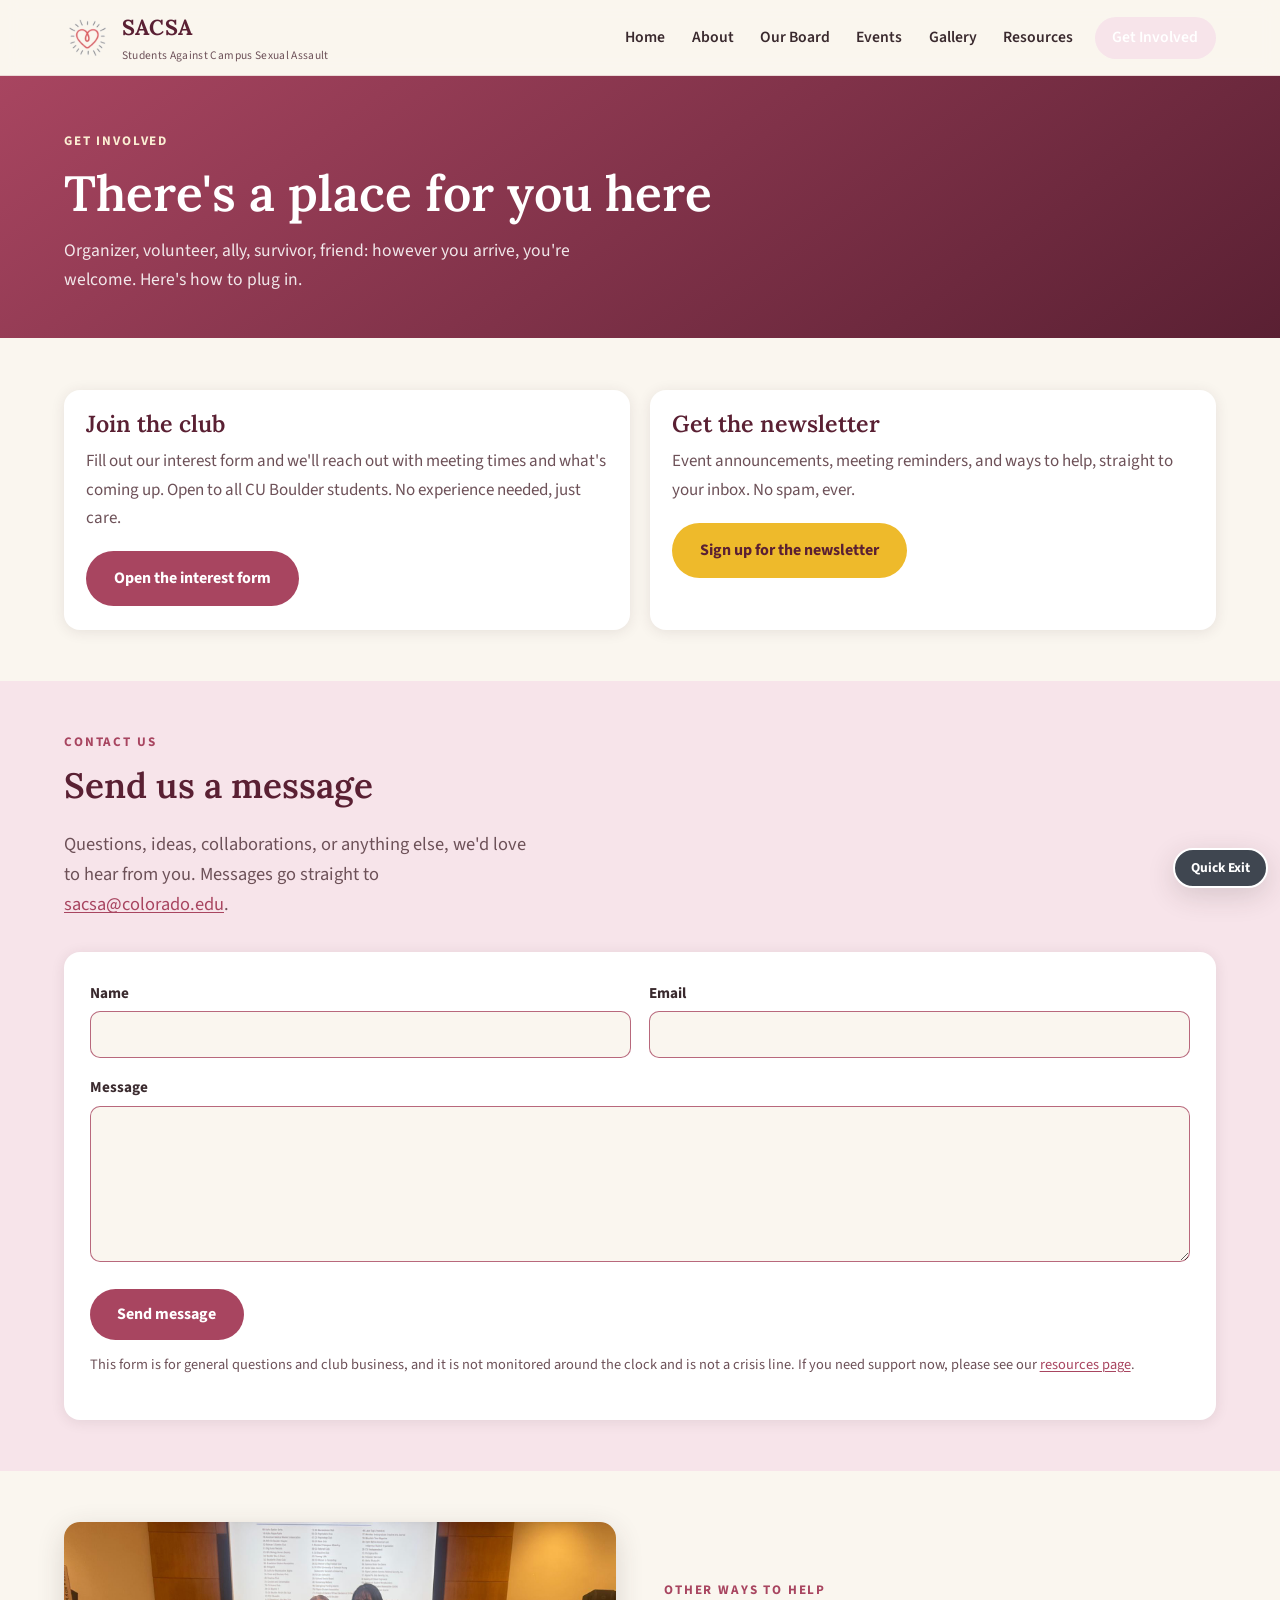
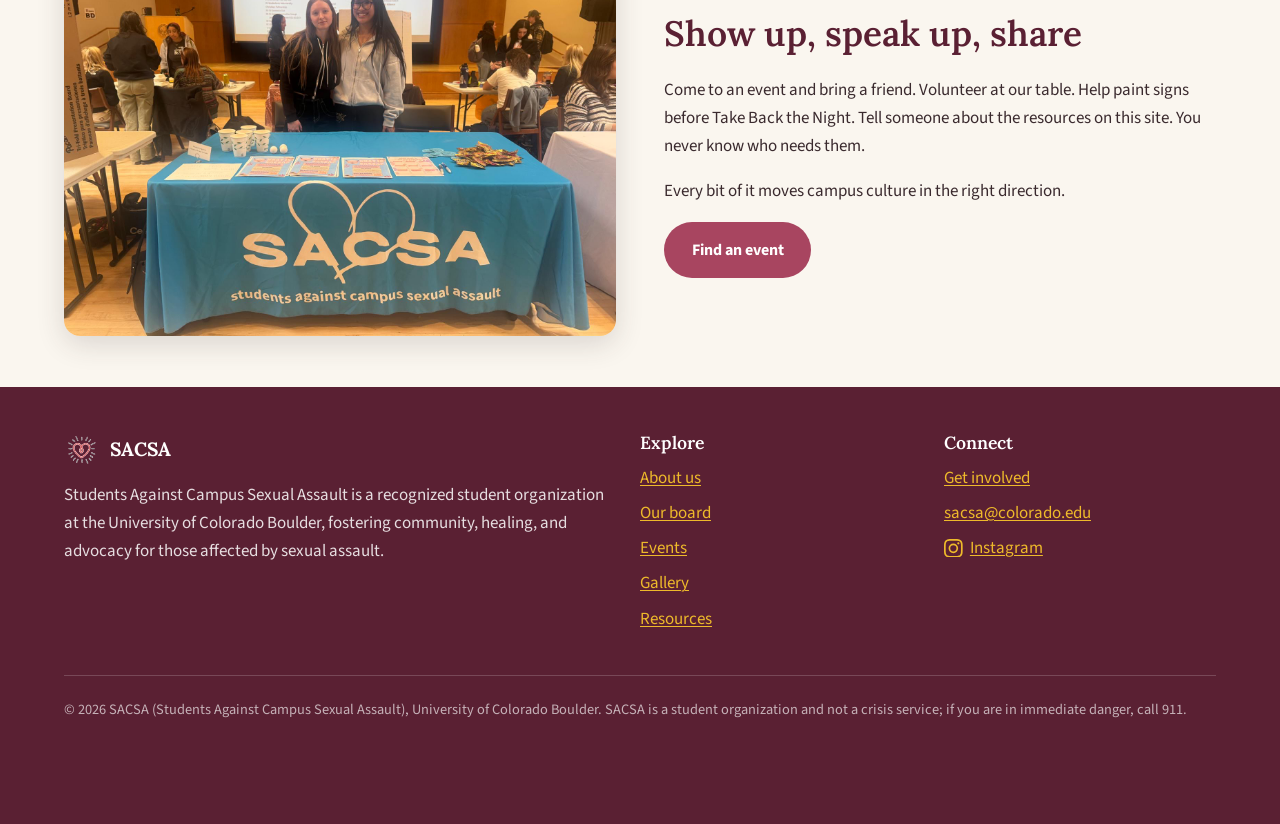
<file: get-involved.html>
<!DOCTYPE html>
<html lang="en">
<head>
  <meta charset="utf-8">
  <meta name="viewport" content="width=device-width, initial-scale=1">
  <title>Get Involved | SACSA: Students Against Campus Sexual Assault</title>
  <meta name="description" content="Join SACSA at CU Boulder: fill out the interest form, sign up for the newsletter, or send us a message. Everyone is welcome.">
  <meta name="theme-color" content="#a84560">
  <link rel="icon" type="image/png" href="assets/img/sacsa-heart.png">
  <link rel="preconnect" href="https://fonts.googleapis.com">
  <link rel="preconnect" href="https://fonts.gstatic.com" crossorigin>
  <link href="https://fonts.googleapis.com/css2?family=Lora:wght@600;700&family=Source+Sans+3:wght@400;600;700&display=swap" rel="stylesheet">
  <link rel="stylesheet" href="assets/css/style.css">
</head>
<body>
  <a class="skip-link" href="#main">Skip to main content</a>

  <header class="site-header">
    <div class="wrap nav-bar">
      <a class="brand" href="index.html">
        <img src="assets/img/sacsa-heart.png" alt="" width="48" height="48">
        <span>
          <span class="brand-name">SACSA</span>
          <span class="brand-sub">Students Against Campus Sexual Assault</span>
        </span>
      </a>
      <button class="nav-toggle" type="button" aria-expanded="false" aria-controls="site-nav">
        <span></span><span></span><span></span>
        <span class="visually-hidden">Menu</span>
      </button>
      <nav id="site-nav" class="site-nav" aria-label="Main navigation">
        <ul>
          <li><a href="index.html">Home</a></li>
          <li><a href="about.html">About</a></li>
          <li><a href="board.html">Our Board</a></li>
          <li><a href="events.html">Events</a></li>
          <li><a href="gallery.html">Gallery</a></li>
          <li><a href="resources.html">Resources</a></li>
          <li class="nav-cta"><a href="get-involved.html" aria-current="page">Get Involved</a></li>
        </ul>
      </nav>
    </div>
  </header>

  <main id="main">
    <section class="page-hero">
      <div class="wrap">
        <span class="eyebrow">Get involved</span>
        <h1>There's a place for you here</h1>
        <p>Organizer, volunteer, ally, survivor, friend: however you arrive, you're welcome. Here's how to plug in.</p>
      </div>
    </section>

    <section class="section">
      <div class="wrap">
        <h2 class="visually-hidden">Join and stay connected</h2>
        <div class="card-grid card-grid-2">
          <article class="card">
            <div class="card-body">
              <h3>Join the club</h3>
              <p>Fill out our interest form and we'll reach out with meeting times and what's coming up. Open to all CU Boulder students. No experience needed, just care.</p>
              <p style="margin-top:1.2rem;"><a class="btn btn-primary" href="https://docs.google.com/forms/d/e/1FAIpQLSf-P9y4XqZyF9D6gb-IqXvptG1yeSnzRhE7rgIoZQ4JN66p5w/viewform?usp=header" target="_blank" rel="noopener">Open the interest form</a></p>
            </div>
          </article>
          <article class="card">
            <div class="card-body">
              <h3>Get the newsletter</h3>
              <p>Event announcements, meeting reminders, and ways to help, straight to your inbox. No spam, ever.</p>
              <p style="margin-top:1.2rem;"><a class="btn btn-gold" href="https://docs.google.com/forms/d/e/1FAIpQLSdkVsMdj7MnFy4facTIuq62C4f8fyUFB1p0TTD66it3BiXyvw/viewform?usp=publish-editor" target="_blank" rel="noopener">Sign up for the newsletter</a></p>
            </div>
          </article>
        </div>
      </div>
    </section>

    <section class="section section-tint" id="contact">
      <div class="wrap">
        <div class="section-head">
          <span class="eyebrow">Contact us</span>
          <h2>Send us a message</h2>
          <p class="lede">Questions, ideas, collaborations, or anything else, we'd love to hear from you. Messages go straight to <a href="mailto:sacsa@colorado.edu">sacsa@colorado.edu</a>.</p>
        </div>

        <form class="form-card" action="https://formsubmit.co/sacsa@colorado.edu" method="POST">
          <input type="hidden" name="_subject" value="New message from the SACSA website">
          <input type="hidden" name="_captcha" value="false">
          <input type="hidden" name="_template" value="table">
          <input type="hidden" name="_next" id="form-next" value="">
          <input type="text" name="_honey" style="display:none" tabindex="-1" autocomplete="off" aria-hidden="true">

          <div class="form-grid form-grid-2">
            <div class="form-field">
              <label for="cf-name">Name</label>
              <input id="cf-name" type="text" name="name" required autocomplete="name">
            </div>
            <div class="form-field">
              <label for="cf-email">Email</label>
              <input id="cf-email" type="email" name="email" required autocomplete="email">
            </div>
            <div class="form-field form-field-full">
              <label for="cf-message">Message</label>
              <textarea id="cf-message" name="message" rows="6" required></textarea>
            </div>
            <div class="form-field form-field-full">
              <button class="btn btn-primary" type="submit">Send message</button>
              <p class="form-note" style="margin-top:0.8rem;">This form is for general questions and club business, and it is not monitored around the clock and is not a crisis line. If you need support now, please see our <a href="resources.html">resources page</a>.</p>
            </div>
          </div>
        </form>
      </div>
    </section>

    <section class="section">
      <div class="wrap split">
        <div class="split-media">
          <img src="assets/images/tabling/tabling-02.jpg" alt="Two SACSA members smiling behind the SACSA table at an indoor campus event." loading="lazy">
        </div>
        <div>
          <span class="eyebrow">Other ways to help</span>
          <h2>Show up, speak up, share</h2>
          <p>Come to an event and bring a friend. Volunteer at our table. Help paint signs before Take Back the Night. Tell someone about the resources on this site. You never know who needs them.</p>
          <p>Every bit of it moves campus culture in the right direction.</p>
          <a class="btn btn-primary" href="events.html">Find an event</a>
        </div>
      </div>
    </section>
  </main>

  <footer class="site-footer">
    <div class="wrap footer-grid">
      <div>
        <div class="footer-brand">
          <img src="assets/img/sacsa-heart.png" alt="">
          <span>SACSA</span>
        </div>
        <p>Students Against Campus Sexual Assault is a recognized student organization at the University of Colorado Boulder, fostering community, healing, and advocacy for those affected by sexual assault.</p>
      </div>
      <div>
        <h3>Explore</h3>
        <ul>
          <li><a href="about.html">About us</a></li>
          <li><a href="board.html">Our board</a></li>
          <li><a href="events.html">Events</a></li>
          <li><a href="gallery.html">Gallery</a></li>
          <li><a href="resources.html">Resources</a></li>
        </ul>
      </div>
      <div>
        <h3>Connect</h3>
        <ul>
          <li><a href="get-involved.html">Get involved</a></li>
          <li><a href="mailto:sacsa@colorado.edu">sacsa@colorado.edu</a></li>
          <li>
            <a class="social-link" href="https://www.instagram.com/sacsacu/" target="_blank" rel="noopener">
              <svg viewBox="0 0 24 24" aria-hidden="true" focusable="false"><path d="M12 2.2c3.19 0 3.57.01 4.83.07 1.17.05 1.8.25 2.22.41.56.22.96.48 1.38.9.42.42.68.82.9 1.38.16.42.36 1.05.41 2.22.06 1.26.07 1.64.07 4.83s-.01 3.57-.07 4.83c-.05 1.17-.25 1.8-.41 2.22-.22.56-.48.96-.9 1.38-.42.42-.82.68-1.38.9-.42.16-1.05.36-2.22.41-1.26.06-1.64.07-4.83.07s-3.57-.01-4.83-.07c-1.17-.05-1.8-.25-2.22-.41a3.72 3.72 0 0 1-1.38-.9c-.42-.42-.68-.82-.9-1.38-.16-.42-.36-1.05-.41-2.22C2.21 15.57 2.2 15.19 2.2 12s.01-3.57.07-4.83c.05-1.17.25-1.8.41-2.22.22-.56.48-.96.9-1.38.42-.42.82-.68 1.38-.9.42-.16 1.05-.36 2.22-.41C8.43 2.21 8.81 2.2 12 2.2M12 0C8.74 0 8.33.01 7.05.07 5.78.13 4.9.33 4.14.63a5.92 5.92 0 0 0-2.13 1.38A5.92 5.92 0 0 0 .63 4.14C.33 4.9.13 5.78.07 7.05.01 8.33 0 8.74 0 12s.01 3.67.07 4.95c.06 1.27.26 2.15.56 2.91.3.79.72 1.46 1.38 2.13a5.92 5.92 0 0 0 2.13 1.38c.76.3 1.64.5 2.91.56C8.33 23.99 8.74 24 12 24s3.67-.01 4.95-.07c1.27-.06 2.15-.26 2.91-.56a5.92 5.92 0 0 0 2.13-1.38 5.92 5.92 0 0 0 1.38-2.13c.3-.76.5-1.64.56-2.91.06-1.28.07-1.69.07-4.95s-.01-3.67-.07-4.95c-.06-1.27-.26-2.15-.56-2.91a5.92 5.92 0 0 0-1.38-2.13A5.92 5.92 0 0 0 19.86.63c-.76-.3-1.64-.5-2.91-.56C15.67.01 15.26 0 12 0Zm0 5.84A6.16 6.16 0 1 0 18.16 12 6.16 6.16 0 0 0 12 5.84Zm0 10.15A4 4 0 1 1 16 12a4 4 0 0 1-4 4Zm7.85-10.4a1.44 1.44 0 1 1-1.44-1.44 1.44 1.44 0 0 1 1.44 1.44Z"/></svg>
              Instagram
            </a>
          </li>
        </ul>
      </div>
    </div>
    <div class="wrap footer-bottom">
      <p>© <span id="year">2026</span> SACSA (Students Against Campus Sexual Assault), University of Colorado Boulder. SACSA is a student organization and not a crisis service; if you are in immediate danger, call 911.</p>
    </div>
  </footer>

  <button class="quick-exit" type="button" aria-label="Quick exit: leave this site immediately">Quick Exit</button>
  <script src="assets/js/main.js"></script>
</body>
</html>
</file>
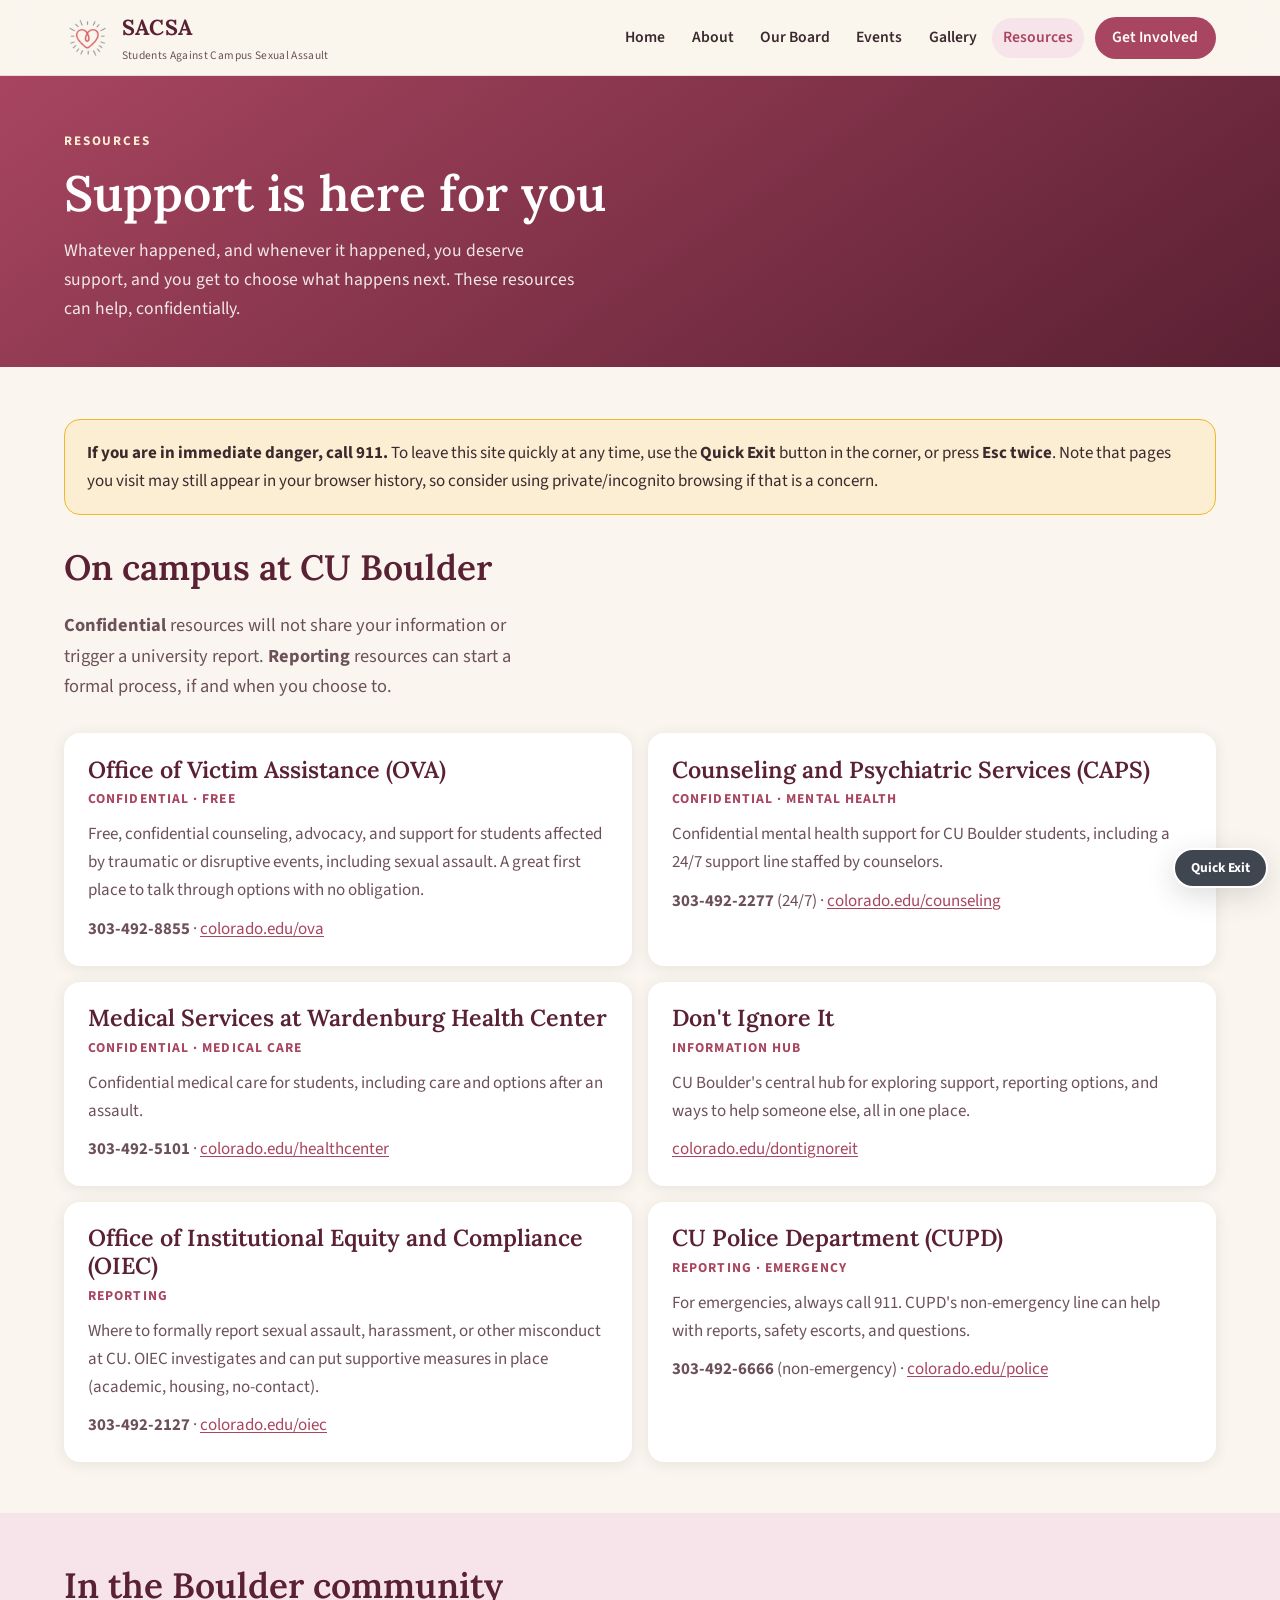
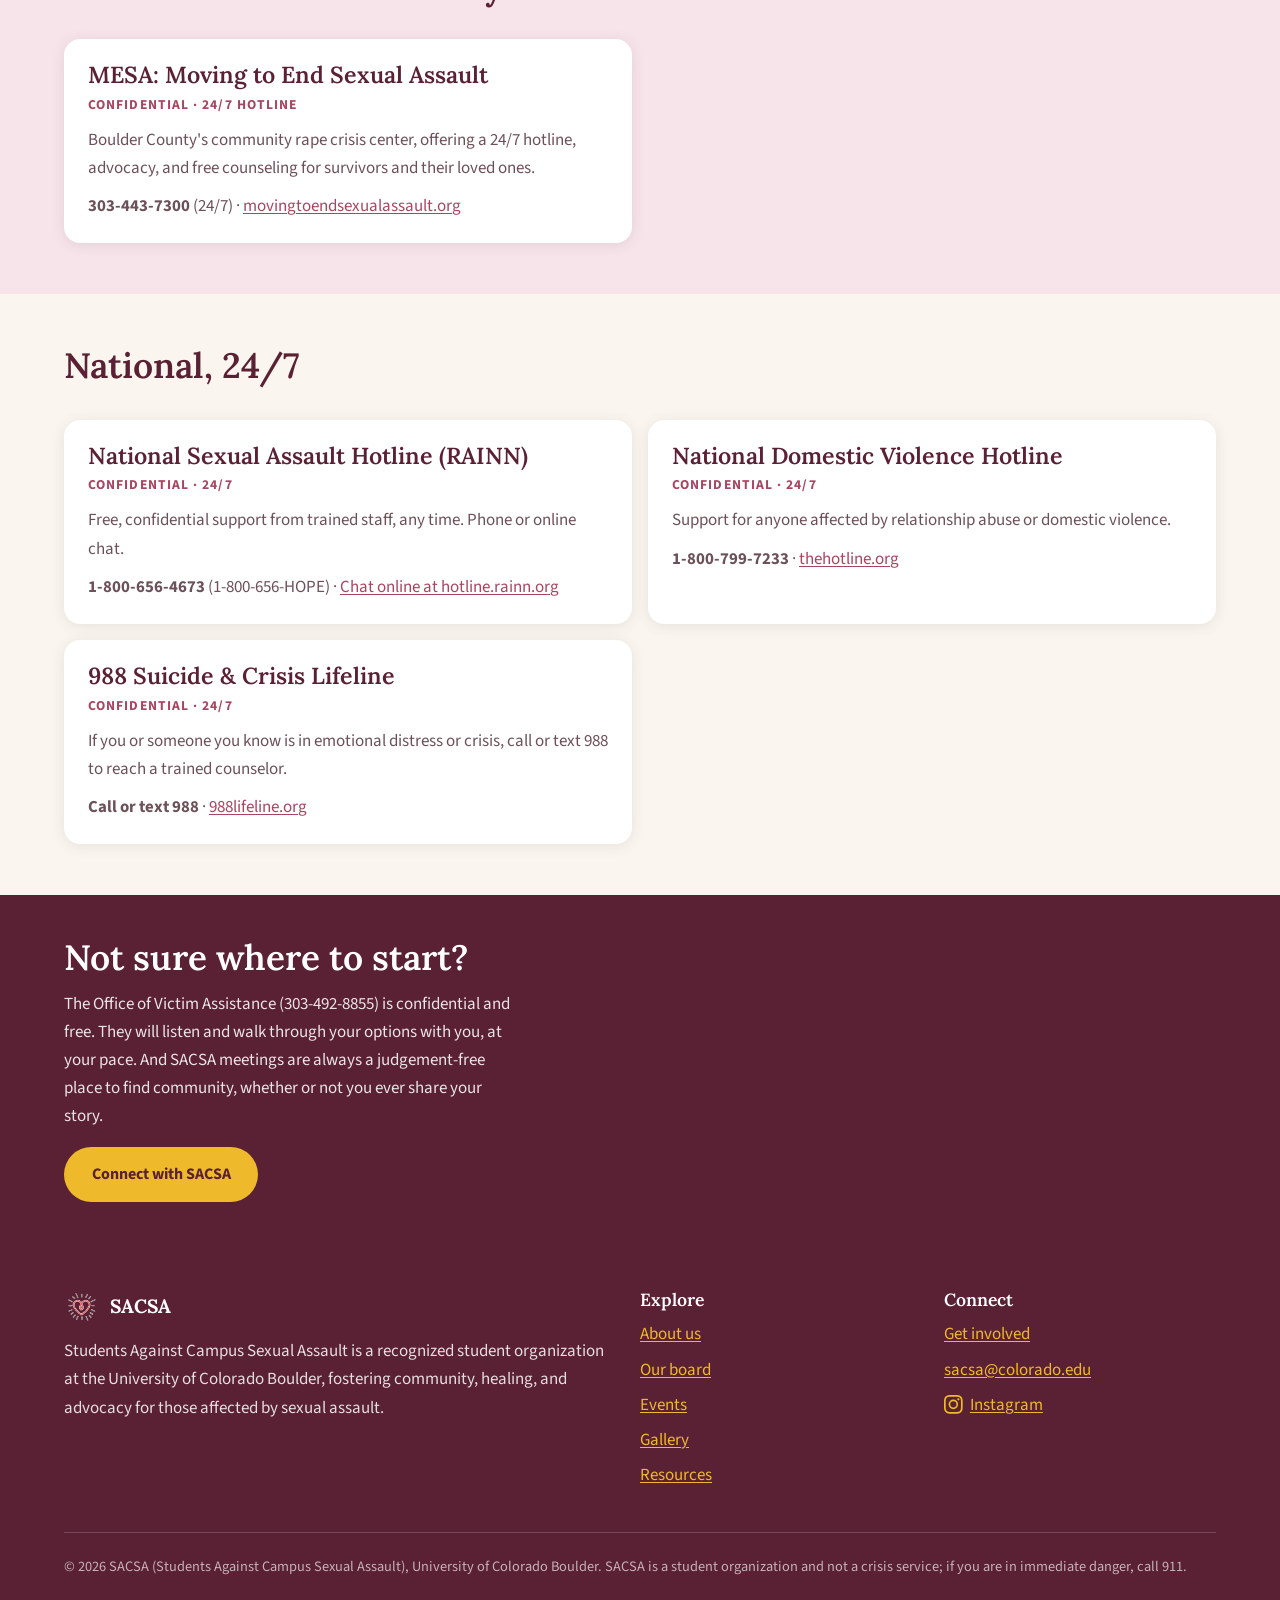
<file: resources.html>
<!DOCTYPE html>
<html lang="en">
<head>
  <meta charset="utf-8">
  <meta name="viewport" content="width=device-width, initial-scale=1">
  <title>Resources | SACSA: Students Against Campus Sexual Assault</title>
  <meta name="description" content="Support resources for CU Boulder students affected by sexual violence: confidential campus support, reporting options, and 24/7 crisis lines.">
  <meta name="theme-color" content="#a84560">
  <link rel="icon" type="image/png" href="assets/img/sacsa-heart.png">
  <link rel="preconnect" href="https://fonts.googleapis.com">
  <link rel="preconnect" href="https://fonts.gstatic.com" crossorigin>
  <link href="https://fonts.googleapis.com/css2?family=Lora:wght@600;700&family=Source+Sans+3:wght@400;600;700&display=swap" rel="stylesheet">
  <link rel="stylesheet" href="assets/css/style.css">
</head>
<body>
  <a class="skip-link" href="#main">Skip to main content</a>

  <header class="site-header">
    <div class="wrap nav-bar">
      <a class="brand" href="index.html">
        <img src="assets/img/sacsa-heart.png" alt="" width="48" height="48">
        <span>
          <span class="brand-name">SACSA</span>
          <span class="brand-sub">Students Against Campus Sexual Assault</span>
        </span>
      </a>
      <button class="nav-toggle" type="button" aria-expanded="false" aria-controls="site-nav">
        <span></span><span></span><span></span>
        <span class="visually-hidden">Menu</span>
      </button>
      <nav id="site-nav" class="site-nav" aria-label="Main navigation">
        <ul>
          <li><a href="index.html">Home</a></li>
          <li><a href="about.html">About</a></li>
          <li><a href="board.html">Our Board</a></li>
          <li><a href="events.html">Events</a></li>
          <li><a href="gallery.html">Gallery</a></li>
          <li><a href="resources.html" aria-current="page">Resources</a></li>
          <li class="nav-cta"><a href="get-involved.html">Get Involved</a></li>
        </ul>
      </nav>
    </div>
  </header>

  <main id="main">
    <section class="page-hero">
      <div class="wrap">
        <span class="eyebrow">Resources</span>
        <h1>Support is here for you</h1>
        <p>Whatever happened, and whenever it happened, you deserve support, and you get to choose what happens next. These resources can help, confidentially.</p>
      </div>
    </section>

    <section class="section">
      <div class="wrap">
        <div class="notice">
          <p><strong>If you are in immediate danger, call 911.</strong> To leave this site quickly at any time, use the <strong>Quick Exit</strong> button in the corner, or press <strong>Esc twice</strong>. Note that pages you visit may still appear in your browser history, so consider using private/incognito browsing if that is a concern.</p>
        </div>

        <div class="section-head">
          <h2>On campus at CU Boulder</h2>
          <p class="lede"><strong>Confidential</strong> resources will not share your information or trigger a university report. <strong>Reporting</strong> resources can start a formal process, if and when you choose to.</p>
        </div>

        <ul class="resource-list">
          <li class="resource">
            <h3>Office of Victim Assistance (OVA)</h3>
            <span class="tagline">Confidential · Free</span>
            <p>Free, confidential counseling, advocacy, and support for students affected by traumatic or disruptive events, including sexual assault. A great first place to talk through options with no obligation.</p>
            <p><span class="phone">303-492-8855</span> · <a href="https://www.colorado.edu/ova/" target="_blank" rel="noopener">colorado.edu/ova</a></p>
          </li>
          <li class="resource">
            <h3>Counseling and Psychiatric Services (CAPS)</h3>
            <span class="tagline">Confidential · Mental health</span>
            <p>Confidential mental health support for CU Boulder students, including a 24/7 support line staffed by counselors.</p>
            <p><span class="phone">303-492-2277</span> (24/7) · <a href="https://www.colorado.edu/counseling/" target="_blank" rel="noopener">colorado.edu/counseling</a></p>
          </li>
          <li class="resource">
            <h3>Medical Services at Wardenburg Health Center</h3>
            <span class="tagline">Confidential · Medical care</span>
            <p>Confidential medical care for students, including care and options after an assault.</p>
            <p><span class="phone">303-492-5101</span> · <a href="https://www.colorado.edu/healthcenter/" target="_blank" rel="noopener">colorado.edu/healthcenter</a></p>
          </li>
          <li class="resource">
            <h3>Don't Ignore It</h3>
            <span class="tagline">Information hub</span>
            <p>CU Boulder's central hub for exploring support, reporting options, and ways to help someone else, all in one place.</p>
            <p><a href="https://www.colorado.edu/dontignoreit/" target="_blank" rel="noopener">colorado.edu/dontignoreit</a></p>
          </li>
          <li class="resource">
            <h3>Office of Institutional Equity and Compliance (OIEC)</h3>
            <span class="tagline">Reporting</span>
            <p>Where to formally report sexual assault, harassment, or other misconduct at CU. OIEC investigates and can put supportive measures in place (academic, housing, no-contact).</p>
            <p><span class="phone">303-492-2127</span> · <a href="https://www.colorado.edu/oiec/" target="_blank" rel="noopener">colorado.edu/oiec</a></p>
          </li>
          <li class="resource">
            <h3>CU Police Department (CUPD)</h3>
            <span class="tagline">Reporting · Emergency</span>
            <p>For emergencies, always call 911. CUPD's non-emergency line can help with reports, safety escorts, and questions.</p>
            <p><span class="phone">303-492-6666</span> (non-emergency) · <a href="https://www.colorado.edu/police/" target="_blank" rel="noopener">colorado.edu/police</a></p>
          </li>
        </ul>
      </div>
    </section>

    <section class="section section-tint">
      <div class="wrap">
        <div class="section-head">
          <h2>In the Boulder community</h2>
        </div>
        <ul class="resource-list">
          <li class="resource">
            <h3>MESA: Moving to End Sexual Assault</h3>
            <span class="tagline">Confidential · 24/7 hotline</span>
            <p>Boulder County's community rape crisis center, offering a 24/7 hotline, advocacy, and free counseling for survivors and their loved ones.</p>
            <p><span class="phone">303-443-7300</span> (24/7) · <a href="https://movingtoendsexualassault.org/" target="_blank" rel="noopener">movingtoendsexualassault.org</a></p>
          </li>
        </ul>
      </div>
    </section>

    <section class="section">
      <div class="wrap">
        <div class="section-head">
          <h2>National, 24/7</h2>
        </div>
        <ul class="resource-list">
          <li class="resource">
            <h3>National Sexual Assault Hotline (RAINN)</h3>
            <span class="tagline">Confidential · 24/7</span>
            <p>Free, confidential support from trained staff, any time. Phone or online chat.</p>
            <p><span class="phone">1-800-656-4673</span> (1-800-656-HOPE) · <a href="https://hotline.rainn.org/" target="_blank" rel="noopener">Chat online at hotline.rainn.org</a></p>
          </li>
          <li class="resource">
            <h3>National Domestic Violence Hotline</h3>
            <span class="tagline">Confidential · 24/7</span>
            <p>Support for anyone affected by relationship abuse or domestic violence.</p>
            <p><span class="phone">1-800-799-7233</span> · <a href="https://www.thehotline.org/" target="_blank" rel="noopener">thehotline.org</a></p>
          </li>
          <li class="resource">
            <h3>988 Suicide &amp; Crisis Lifeline</h3>
            <span class="tagline">Confidential · 24/7</span>
            <p>If you or someone you know is in emotional distress or crisis, call or text 988 to reach a trained counselor.</p>
            <p><span class="phone">Call or text 988</span> · <a href="https://988lifeline.org/" target="_blank" rel="noopener">988lifeline.org</a></p>
          </li>
        </ul>
      </div>
    </section>

    <section class="support-banner">
      <div class="wrap">
        <h2>Not sure where to start?</h2>
        <p>The Office of Victim Assistance (303-492-8855) is confidential and free. They will listen and walk through your options with you, at your pace. And SACSA meetings are always a judgement-free place to find community, whether or not you ever share your story.</p>
        <div class="btn-row">
          <a class="btn btn-gold" href="get-involved.html">Connect with SACSA</a>
        </div>
      </div>
    </section>
  </main>

  <footer class="site-footer">
    <div class="wrap footer-grid">
      <div>
        <div class="footer-brand">
          <img src="assets/img/sacsa-heart.png" alt="">
          <span>SACSA</span>
        </div>
        <p>Students Against Campus Sexual Assault is a recognized student organization at the University of Colorado Boulder, fostering community, healing, and advocacy for those affected by sexual assault.</p>
      </div>
      <div>
        <h3>Explore</h3>
        <ul>
          <li><a href="about.html">About us</a></li>
          <li><a href="board.html">Our board</a></li>
          <li><a href="events.html">Events</a></li>
          <li><a href="gallery.html">Gallery</a></li>
          <li><a href="resources.html">Resources</a></li>
        </ul>
      </div>
      <div>
        <h3>Connect</h3>
        <ul>
          <li><a href="get-involved.html">Get involved</a></li>
          <li><a href="mailto:sacsa@colorado.edu">sacsa@colorado.edu</a></li>
          <li>
            <a class="social-link" href="https://www.instagram.com/sacsacu/" target="_blank" rel="noopener">
              <svg viewBox="0 0 24 24" aria-hidden="true" focusable="false"><path d="M12 2.2c3.19 0 3.57.01 4.83.07 1.17.05 1.8.25 2.22.41.56.22.96.48 1.38.9.42.42.68.82.9 1.38.16.42.36 1.05.41 2.22.06 1.26.07 1.64.07 4.83s-.01 3.57-.07 4.83c-.05 1.17-.25 1.8-.41 2.22-.22.56-.48.96-.9 1.38-.42.42-.82.68-1.38.9-.42.16-1.05.36-2.22.41-1.26.06-1.64.07-4.83.07s-3.57-.01-4.83-.07c-1.17-.05-1.8-.25-2.22-.41a3.72 3.72 0 0 1-1.38-.9c-.42-.42-.68-.82-.9-1.38-.16-.42-.36-1.05-.41-2.22C2.21 15.57 2.2 15.19 2.2 12s.01-3.57.07-4.83c.05-1.17.25-1.8.41-2.22.22-.56.48-.96.9-1.38.42-.42.82-.68 1.38-.9.42-.16 1.05-.36 2.22-.41C8.43 2.21 8.81 2.2 12 2.2M12 0C8.74 0 8.33.01 7.05.07 5.78.13 4.9.33 4.14.63a5.92 5.92 0 0 0-2.13 1.38A5.92 5.92 0 0 0 .63 4.14C.33 4.9.13 5.78.07 7.05.01 8.33 0 8.74 0 12s.01 3.67.07 4.95c.06 1.27.26 2.15.56 2.91.3.79.72 1.46 1.38 2.13a5.92 5.92 0 0 0 2.13 1.38c.76.3 1.64.5 2.91.56C8.33 23.99 8.74 24 12 24s3.67-.01 4.95-.07c1.27-.06 2.15-.26 2.91-.56a5.92 5.92 0 0 0 2.13-1.38 5.92 5.92 0 0 0 1.38-2.13c.3-.76.5-1.64.56-2.91.06-1.28.07-1.69.07-4.95s-.01-3.67-.07-4.95c-.06-1.27-.26-2.15-.56-2.91a5.92 5.92 0 0 0-1.38-2.13A5.92 5.92 0 0 0 19.86.63c-.76-.3-1.64-.5-2.91-.56C15.67.01 15.26 0 12 0Zm0 5.84A6.16 6.16 0 1 0 18.16 12 6.16 6.16 0 0 0 12 5.84Zm0 10.15A4 4 0 1 1 16 12a4 4 0 0 1-4 4Zm7.85-10.4a1.44 1.44 0 1 1-1.44-1.44 1.44 1.44 0 0 1 1.44 1.44Z"/></svg>
              Instagram
            </a>
          </li>
        </ul>
      </div>
    </div>
    <div class="wrap footer-bottom">
      <p>© <span id="year">2026</span> SACSA (Students Against Campus Sexual Assault), University of Colorado Boulder. SACSA is a student organization and not a crisis service; if you are in immediate danger, call 911.</p>
    </div>
  </footer>

  <button class="quick-exit" type="button" aria-label="Quick exit: leave this site immediately">Quick Exit</button>
  <script src="assets/js/main.js"></script>
</body>
</html>
</file>
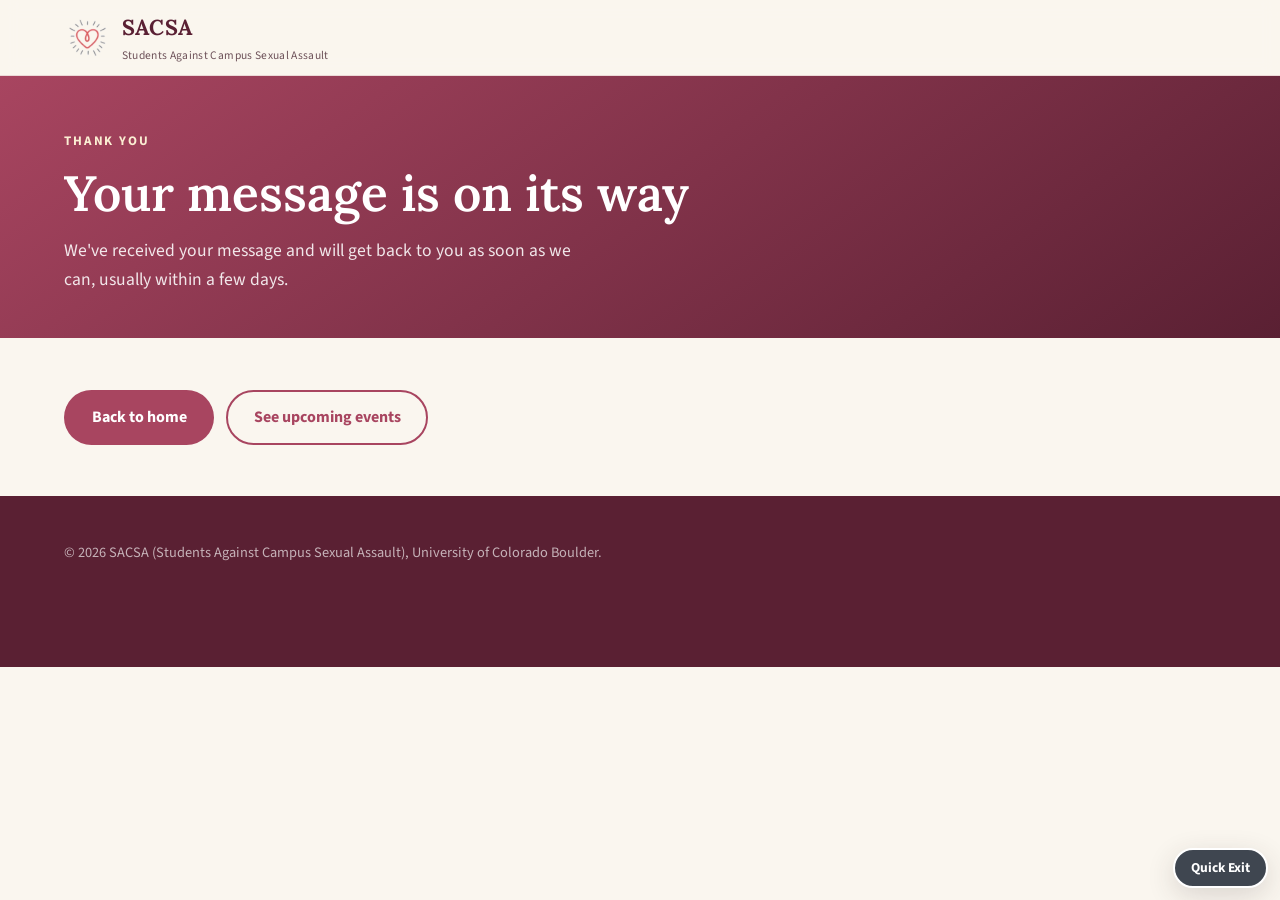
<file: thanks.html>
<!DOCTYPE html>
<html lang="en">
<head>
  <meta charset="utf-8">
  <meta name="viewport" content="width=device-width, initial-scale=1">
  <title>Message sent | SACSA</title>
  <meta name="robots" content="noindex">
  <meta name="theme-color" content="#a84560">
  <link rel="icon" type="image/png" href="assets/img/sacsa-heart.png">
  <link rel="preconnect" href="https://fonts.googleapis.com">
  <link rel="preconnect" href="https://fonts.gstatic.com" crossorigin>
  <link href="https://fonts.googleapis.com/css2?family=Lora:wght@600;700&family=Source+Sans+3:wght@400;600;700&display=swap" rel="stylesheet">
  <link rel="stylesheet" href="assets/css/style.css">
</head>
<body>
  <a class="skip-link" href="#main">Skip to main content</a>

  <header class="site-header">
    <div class="wrap nav-bar">
      <a class="brand" href="index.html">
        <img src="assets/img/sacsa-heart.png" alt="" width="48" height="48">
        <span>
          <span class="brand-name">SACSA</span>
          <span class="brand-sub">Students Against Campus Sexual Assault</span>
        </span>
      </a>
    </div>
  </header>

  <main id="main">
    <section class="page-hero">
      <div class="wrap">
        <span class="eyebrow">Thank you</span>
        <h1>Your message is on its way</h1>
        <p>We've received your message and will get back to you as soon as we can, usually within a few days.</p>
      </div>
    </section>
    <section class="section">
      <div class="wrap">
        <div class="btn-row">
          <a class="btn btn-primary" href="index.html">Back to home</a>
          <a class="btn btn-outline" href="events.html">See upcoming events</a>
        </div>
      </div>
    </section>
  </main>

  <footer class="site-footer">
    <div class="wrap footer-bottom" style="border-top:none;margin-top:0;padding-top:0;">
      <p>© <span id="year">2026</span> SACSA (Students Against Campus Sexual Assault), University of Colorado Boulder.</p>
    </div>
  </footer>

  <button class="quick-exit" type="button" aria-label="Quick exit: leave this site immediately">Quick Exit</button>
  <script src="assets/js/main.js"></script>
</body>
</html>
</file>
<file: assets/css/style.css>
/* ==========================================================================
   SACSA: Students Against Campus Sexual Assault (CU Boulder)
   Mobile-first stylesheet
   ========================================================================== */

:root {
  /* Palette drawn from the two SACSA logos:
     coral sunburst heart (#f89494/#ef6f6f) and the pink buffalo badge
     (#f1d5db circle, #e19fae/#c15b75 lettering, #3d1700 horns, #eeba2b nostrils).
     Interactive tones are darkened for WCAG AA on cream/white. */
  --cream: #faf6ef;
  --white: #ffffff;
  --ink: #3a2a2e;
  --ink-soft: #6d5158;
  --rose: #a84560;
  --berry: #5a2033;
  --rose-tint: #f7e4ea;
  --pink: #e19fae;
  --pink-tint: #fbeff2;
  --coral: #ef6f6f;
  --gold: #eeba2b;
  --gold-tint: #fbeed3;
  --exit: #3f4650;

  --font-display: "Lora", Georgia, "Times New Roman", serif;
  --font-body: "Source Sans 3", "Segoe UI", Roboto, Helvetica, Arial, sans-serif;

  --radius: 16px;
  --radius-sm: 10px;
  --shadow: 0 2px 14px rgba(58, 42, 46, 0.1);
  --shadow-lift: 0 8px 28px rgba(58, 42, 46, 0.16);
  --wrap: 72rem;
}

*,
*::before,
*::after {
  box-sizing: border-box;
}

html {
  scroll-behavior: smooth;
}

body {
  margin: 0;
  font-family: var(--font-body);
  font-size: 1.0625rem;
  line-height: 1.65;
  color: var(--ink);
  background: var(--cream);
  -webkit-font-smoothing: antialiased;
}

img {
  max-width: 100%;
  height: auto;
  display: block;
}

h1, h2, h3, h4 {
  font-family: var(--font-display);
  font-weight: 600;
  line-height: 1.2;
  color: var(--berry);
  margin: 0 0 0.6em;
}

h1 { font-size: clamp(2rem, 6vw, 3.1rem); }
h2 { font-size: clamp(1.55rem, 4.5vw, 2.2rem); }
h3 { font-size: clamp(1.2rem, 3.5vw, 1.45rem); }

p { margin: 0 0 1em; }

a {
  color: var(--rose);
  text-decoration-thickness: 1px;
  text-underline-offset: 2px;
}

a:hover { color: var(--berry); }

.wrap {
  width: min(var(--wrap), 100% - 2.5rem);
  margin-inline: auto;
}

.visually-hidden {
  position: absolute;
  width: 1px;
  height: 1px;
  margin: -1px;
  padding: 0;
  overflow: hidden;
  clip: rect(0 0 0 0);
  white-space: nowrap;
  border: 0;
}

.skip-link {
  position: absolute;
  left: -999px;
  top: 0;
  background: var(--berry);
  color: #fff;
  padding: 0.6rem 1rem;
  z-index: 200;
  border-radius: 0 0 var(--radius-sm) 0;
}

.skip-link:focus { left: 0; }

/* --------------------------------------------------------------------------
   Quick exit
   -------------------------------------------------------------------------- */

.quick-exit {
  position: fixed;
  right: 0.75rem;
  bottom: 0.75rem;
  z-index: 150;
  background: var(--exit);
  color: #fff;
  border: 2px solid #fff;
  border-radius: 999px;
  font: 700 0.85rem/1 var(--font-body);
  padding: 0.7rem 1rem;
  cursor: pointer;
  box-shadow: var(--shadow-lift);
}

.quick-exit:hover,
.quick-exit:focus { background: #2b3138; }

/* --------------------------------------------------------------------------
   Header / navigation
   -------------------------------------------------------------------------- */

.site-header {
  position: sticky;
  top: 0;
  z-index: 100;
  background: rgba(250, 246, 239, 0.94);
  -webkit-backdrop-filter: blur(8px);
  backdrop-filter: blur(8px);
  border-bottom: 1px solid rgba(168, 69, 96, 0.16);
}

.nav-bar {
  display: flex;
  align-items: center;
  justify-content: space-between;
  gap: 1rem;
  padding: 0.65rem 0;
}

.brand {
  display: flex;
  align-items: center;
  gap: 0.6rem;
  text-decoration: none;
  color: var(--berry);
}

.brand img { width: 48px; height: 48px; object-fit: contain; }

.brand-name {
  font-family: var(--font-display);
  font-weight: 700;
  font-size: 1.35rem;
  letter-spacing: 0.02em;
}

.brand-sub {
  display: none;
  font-size: 0.72rem;
  color: var(--ink-soft);
  letter-spacing: 0.03em;
}

.nav-toggle {
  display: inline-flex;
  flex-direction: column;
  justify-content: center;
  gap: 5px;
  width: 44px;
  height: 44px;
  padding: 10px;
  background: none;
  border: 1px solid rgba(168, 69, 96, 0.3);
  border-radius: var(--radius-sm);
  cursor: pointer;
}

.nav-toggle span {
  display: block;
  height: 2px;
  background: var(--berry);
  border-radius: 2px;
  transition: transform 0.2s ease, opacity 0.2s ease;
}

.nav-toggle[aria-expanded="true"] span:nth-child(1) { transform: translateY(7px) rotate(45deg); }
.nav-toggle[aria-expanded="true"] span:nth-child(2) { opacity: 0; }
.nav-toggle[aria-expanded="true"] span:nth-child(3) { transform: translateY(-7px) rotate(-45deg); }

.site-nav {
  display: none;
  position: absolute;
  top: 100%;
  left: 0;
  right: 0;
  background: var(--cream);
  border-bottom: 1px solid rgba(168, 69, 96, 0.16);
  box-shadow: var(--shadow);
  /* short viewports (landscape phones): keep the whole menu reachable */
  max-height: calc(100vh - 4.5rem);
  max-height: calc(100dvh - 4.5rem);
  overflow-y: auto;
}

.site-nav.open { display: block; }

.site-nav ul {
  list-style: none;
  margin: 0;
  padding: 0.5rem 1.25rem 1rem;
}

.site-nav a {
  display: block;
  padding: 0.7rem 0.4rem;
  font-weight: 600;
  text-decoration: none;
  color: var(--ink);
  border-bottom: 1px solid rgba(168, 69, 96, 0.1);
}

.site-nav a:hover { color: var(--rose); }

.site-nav a[aria-current="page"] {
  color: var(--rose);
}

.site-nav .nav-cta a {
  margin-top: 0.6rem;
  background: var(--rose);
  color: #fff;
  text-align: center;
  border-radius: 999px;
  border-bottom: none;
  padding: 0.7rem 1.2rem;
}

.site-nav .nav-cta a:hover { background: var(--berry); }

@media (min-width: 56em) {
  .nav-toggle { display: none; }

  .brand-sub { display: block; }

  .site-nav {
    display: block;
    position: static;
    background: none;
    border: none;
    box-shadow: none;
    max-height: none;
    overflow: visible;
  }

  .site-nav ul {
    display: flex;
    align-items: center;
    gap: 0.25rem;
    padding: 0;
  }

  .site-nav a {
    border-bottom: none;
    padding: 0.45rem 0.7rem;
    border-radius: 999px;
    font-size: 0.98rem;
  }

  .site-nav a[aria-current="page"] {
    background: var(--rose-tint);
  }

  .site-nav .nav-cta a {
    margin: 0 0 0 0.4rem;
    padding: 0.5rem 1.1rem;
  }
}

/* --------------------------------------------------------------------------
   Buttons
   -------------------------------------------------------------------------- */

.btn {
  display: inline-block;
  font-family: var(--font-body);
  font-weight: 700;
  font-size: 1rem;
  text-decoration: none;
  text-align: center;
  border-radius: 999px;
  padding: 0.78rem 1.6rem;
  border: 2px solid transparent;
  cursor: pointer;
  transition: background 0.15s ease, color 0.15s ease, border-color 0.15s ease;
}

.btn-primary {
  background: var(--rose);
  color: #fff;
}

.btn-primary:hover { background: var(--berry); color: #fff; }

.btn-gold {
  background: var(--gold);
  color: var(--berry);
}

.btn-gold:hover { background: #d9a71f; }

.btn-outline {
  background: transparent;
  color: var(--rose);
  border-color: var(--rose);
}

.btn-outline:hover { background: var(--rose-tint); }

.btn-light {
  background: #fff;
  color: var(--berry);
}

.btn-light:hover { background: var(--gold-tint); }

.btn-row {
  display: flex;
  flex-wrap: wrap;
  gap: 0.75rem;
}

/* --------------------------------------------------------------------------
   Hero
   -------------------------------------------------------------------------- */

.hero {
  position: relative;
  display: grid;
  min-height: 82vh;
  min-height: 82svh;
  align-items: end;
  isolation: isolate;
  color: #fff;
}

.hero-media,
.hero-media img {
  position: absolute;
  inset: 0;
  width: 100%;
  height: 100%;
  object-fit: cover;
  z-index: -2;
}

.hero::after {
  content: "";
  position: absolute;
  inset: 0;
  z-index: -1;
  background: linear-gradient(
    to top,
    rgba(90, 32, 51, 0.94) 0%,
    rgba(90, 32, 51, 0.78) 45%,
    rgba(90, 32, 51, 0.24) 100%
  );
}

.hero-inner {
  padding: 4.5rem 0 3rem;
}

.hero h1 {
  color: #fff;
  max-width: 17ch;
  margin-bottom: 0.4em;
}

.hero p {
  max-width: 46ch;
  font-size: 1.12rem;
  margin-bottom: 1.4em;
}

.hero .eyebrow { color: #fff; }

/* --------------------------------------------------------------------------
   Sections
   -------------------------------------------------------------------------- */

.section { padding: 3.2rem 0; }

.section-tint { background: var(--rose-tint); }
.section-gold { background: var(--gold-tint); }

.eyebrow {
  display: block;
  font-weight: 700;
  font-size: 0.82rem;
  text-transform: uppercase;
  letter-spacing: 0.14em;
  color: var(--rose);
  margin-bottom: 0.7rem;
}

.section-head { max-width: 60ch; margin-bottom: 2rem; }

.lede { font-size: 1.15rem; color: var(--ink-soft); }

/* Cards */

.card-grid {
  display: grid;
  gap: 1.25rem;
}

@media (min-width: 40em) {
  .card-grid-2 { grid-template-columns: repeat(2, 1fr); }
  .card-grid-3 { grid-template-columns: repeat(2, 1fr); }
}

@media (min-width: 62em) {
  .card-grid-3 { grid-template-columns: repeat(3, 1fr); }
}

.card {
  background: var(--white);
  border-radius: var(--radius);
  box-shadow: var(--shadow);
  overflow: hidden;
  display: flex;
  flex-direction: column;
}

.card img {
  width: 100%;
  aspect-ratio: 3 / 2;
  object-fit: cover;
}

.card-body { padding: 1.3rem 1.4rem 1.5rem; }

.card-body h3 { margin-bottom: 0.4em; }

.card-body p { color: var(--ink-soft); margin-bottom: 0; }

.card-body .card-link {
  display: inline-block;
  margin-top: 0.9rem;
  font-weight: 700;
}

/* Quote block */

/* SACSA badge, sitting above the "Our mission" heading.
   multiply-blend hides the badge artwork's baked-in off-white background
   against the cream section without clipping the horns */
.mission-badge {
  display: block;
  width: min(150px, 42vw);
  margin: 0 auto 1rem;
  mix-blend-mode: multiply;
}

.mission-quote {
  border-left: 5px solid var(--coral);
  background: var(--white);
  border-radius: 0 var(--radius) var(--radius) 0;
  box-shadow: var(--shadow);
  padding: 1.6rem 1.7rem;
  margin: 0;
}

.mission-quote p {
  font-family: var(--font-display);
  font-size: clamp(1.12rem, 2.6vw, 1.35rem);
  color: var(--berry);
  margin-bottom: 0.8em;
}

.mission-quote cite {
  font-style: normal;
  font-weight: 700;
  color: var(--ink-soft);
  font-size: 0.95rem;
}

/* Split layout */

.split {
  display: grid;
  gap: 1.8rem;
  align-items: center;
}

@media (min-width: 56em) {
  .split { grid-template-columns: 1fr 1fr; gap: 3rem; }
  .split.reverse > .split-media { order: 2; }
}

.split-media img {
  border-radius: var(--radius);
  box-shadow: var(--shadow-lift);
  width: 100%;
  aspect-ratio: 4 / 3;
  object-fit: cover;
}

/* Stat / value chips */

.value-list {
  list-style: none;
  margin: 0;
  padding: 0;
  display: grid;
  gap: 0.9rem;
}

.value-list li {
  background: var(--white);
  border-radius: var(--radius-sm);
  box-shadow: var(--shadow);
  padding: 1rem 1.2rem;
}

.value-list strong { color: var(--berry); }

/* Support banner */

.support-banner {
  background: var(--berry);
  color: #fff;
  padding: 2.6rem 0;
}

.support-banner h2 { color: #fff; margin-bottom: 0.3em; }

.support-banner p {
  color: rgba(255, 255, 255, 0.88);
  max-width: 56ch;
}

.support-banner a:not(.btn) { color: var(--gold); }

/* --------------------------------------------------------------------------
   Board
   -------------------------------------------------------------------------- */

.board-grid {
  display: grid;
  gap: 1.25rem;
}

@media (min-width: 44em) { .board-grid { grid-template-columns: repeat(2, 1fr); } }

.board-card {
  background: var(--white);
  border-radius: var(--radius);
  box-shadow: var(--shadow);
  padding: 1.5rem 1.5rem 1.6rem;
}

.board-card header {
  display: flex;
  align-items: center;
  gap: 1rem;
  margin-bottom: 0.9rem;
}

.avatar {
  flex: none;
  width: 72px;
  height: 72px;
  border-radius: 50%;
  object-fit: cover;
  background: var(--pink-tint);
  border: 3px solid var(--pink);
}

.board-card:nth-child(even) .avatar {
  border-color: var(--coral);
}

.board-card h3 { margin-bottom: 0.1em; }

.role {
  display: block;
  font-weight: 700;
  font-size: 0.85rem;
  text-transform: uppercase;
  letter-spacing: 0.1em;
  color: var(--rose);
}

.board-card p { color: var(--ink-soft); margin-bottom: 0; }

.major {
  display: block;
  font-size: 0.95rem;
  font-weight: 600;
  color: var(--ink);
  margin-bottom: 0.5rem;
}

/* Founders */

.founder-list {
  list-style: none;
  margin: 1.4rem 0 0;
  padding: 0;
  display: flex;
  flex-wrap: wrap;
  gap: 0.7rem;
}

.founder-list li {
  background: var(--white);
  border: 1.5px solid var(--pink);
  border-radius: 999px;
  box-shadow: var(--shadow);
  padding: 0.5rem 1.25rem;
  font-weight: 700;
  color: var(--berry);
}

/* --------------------------------------------------------------------------
   Events
   -------------------------------------------------------------------------- */

.event {
  display: grid;
  gap: 1.6rem;
  padding: 2.4rem 0;
  border-bottom: 1px solid rgba(168, 69, 96, 0.16);
}

.event:last-of-type { border-bottom: none; }

@media (min-width: 56em) {
  .event { grid-template-columns: 5fr 6fr; gap: 3rem; align-items: center; }
  .event.reverse > .event-media { order: 2; }
}

.event-media img {
  border-radius: var(--radius);
  box-shadow: var(--shadow-lift);
  width: 100%;
  aspect-ratio: 4 / 3;
  object-fit: cover;
}

.event-tag {
  display: inline-block;
  background: var(--gold-tint);
  color: var(--berry);
  border: 1px solid var(--gold);
  font-size: 0.8rem;
  font-weight: 700;
  letter-spacing: 0.08em;
  text-transform: uppercase;
  border-radius: 999px;
  padding: 0.25rem 0.85rem;
  margin-bottom: 0.8rem;
}

.event-placeholder {
  border-radius: var(--radius);
  box-shadow: var(--shadow-lift);
  aspect-ratio: 4 / 3;
  display: grid;
  place-items: center;
  text-align: center;
  padding: 2rem;
  background: linear-gradient(145deg, var(--rose) 0%, var(--berry) 100%);
  color: #fff;
}

.event-placeholder .big {
  font-family: var(--font-display);
  font-size: 2rem;
  font-weight: 700;
  display: block;
}

/* Events calendar */

.calendar-layout {
  display: grid;
  gap: 1.5rem;
  align-items: start;
}

@media (min-width: 56em) {
  .calendar-layout { grid-template-columns: 7fr 5fr; gap: 2.5rem; }
}

.calendar-card {
  background: var(--white);
  border-radius: var(--radius);
  box-shadow: var(--shadow);
  padding: 1.3rem 1.4rem 1.5rem;
}

.calendar-head {
  display: flex;
  align-items: center;
  justify-content: space-between;
  gap: 0.75rem;
  margin-bottom: 0.9rem;
}

.calendar-title {
  font-family: var(--font-display);
  font-weight: 700;
  font-size: 1.25rem;
  color: var(--berry);
  margin: 0;
}

.calendar-nav-btn {
  flex: none;
  width: 40px;
  height: 40px;
  background: var(--rose-tint);
  border: none;
  border-radius: 50%;
  color: var(--berry);
  font-size: 1.3rem;
  line-height: 1;
  font-weight: 700;
  cursor: pointer;
}

.calendar-nav-btn:hover,
.calendar-nav-btn:focus-visible { background: var(--rose); color: #fff; }

.calendar-table {
  width: 100%;
  border-collapse: collapse;
  table-layout: fixed;
}

.calendar-table th {
  font-size: 0.72rem;
  font-weight: 700;
  text-transform: uppercase;
  letter-spacing: 0.08em;
  color: var(--ink-soft);
  padding: 0.4rem 0;
}

.calendar-table th abbr { text-decoration: none; }

.calendar-table td {
  border: 1px solid rgba(168, 69, 96, 0.12);
  vertical-align: top;
  height: 3.2rem;
  padding: 0.25rem 0.3rem;
  font-size: 0.9rem;
}

/* border: 0 (not transparent color) so collapsed-border resolution
   doesn't erase the grid lines of adjacent day cells */
.calendar-table td.cal-empty { border: 0; }

.cal-daynum {
  display: inline-grid;
  place-items: center;
  min-width: 1.7rem;
  height: 1.7rem;
  font-weight: 600;
  border-radius: 999px;
}

.cal-today .cal-daynum {
  background: var(--rose);
  color: #fff;
}

.cal-has-event { background: var(--gold-tint); }

.cal-dot {
  display: block;
  width: 7px;
  height: 7px;
  border-radius: 50%;
  background: var(--rose);
  margin: 0.3rem 0 0 0.55rem;
}

/* On narrow screens event names collapse to a dot but stay readable to screen readers */
.cal-event-label {
  position: absolute;
  width: 1px;
  height: 1px;
  margin: -1px;
  overflow: hidden;
  clip: rect(0 0 0 0);
  white-space: nowrap;
}

@media (min-width: 44em) {
  .calendar-table td { height: 4.4rem; }

  .cal-dot { display: none; }

  .cal-event-label {
    position: static;
    display: block;
    width: auto;
    height: auto;
    margin: 0.2rem 0 0;
    clip: auto;
    white-space: normal;
    font-size: 0.68rem;
    line-height: 1.25;
    font-weight: 700;
    color: var(--berry);
  }
}

.upcoming-list {
  list-style: none;
  margin: 0;
  padding: 0;
  display: grid;
  gap: 0.9rem;
}

.upcoming-item {
  display: flex;
  align-items: center;
  gap: 1rem;
  background: var(--white);
  border-radius: var(--radius-sm);
  box-shadow: var(--shadow);
  padding: 0.9rem 1.1rem;
}

.upcoming-date {
  flex: none;
  width: 3.5rem;
  text-align: center;
  background: var(--rose-tint);
  border-radius: var(--radius-sm);
  padding: 0.45rem 0.2rem;
  color: var(--berry);
}

.upcoming-date .month {
  display: block;
  font-size: 0.7rem;
  font-weight: 700;
  text-transform: uppercase;
  letter-spacing: 0.06em;
  color: var(--rose);
}

.upcoming-date .day {
  display: block;
  font-family: var(--font-display);
  font-weight: 700;
  font-size: 1.35rem;
  line-height: 1.15;
}

.upcoming-item h3 { font-size: 1.05rem; margin-bottom: 0.15em; }

.upcoming-item p {
  margin: 0;
  font-size: 0.92rem;
  color: var(--ink-soft);
}

.calendar-note {
  font-size: 0.9rem;
  color: var(--ink-soft);
  margin-top: 1rem;
}

/* --------------------------------------------------------------------------
   Gallery
   -------------------------------------------------------------------------- */

.filter-bar {
  display: flex;
  flex-wrap: wrap;
  gap: 0.5rem;
  margin-bottom: 1.6rem;
}

.filter-btn {
  background: var(--white);
  border: 1.5px solid rgba(168, 69, 96, 0.35);
  color: var(--ink);
  font: 600 0.95rem var(--font-body);
  border-radius: 999px;
  padding: 0.45rem 1.1rem;
  cursor: pointer;
}

.filter-btn[aria-pressed="true"] {
  background: var(--rose);
  border-color: var(--rose);
  color: #fff;
}

.gallery-grid {
  display: grid;
  grid-template-columns: repeat(2, 1fr);
  gap: 0.7rem;
}

@media (min-width: 44em) { .gallery-grid { grid-template-columns: repeat(3, 1fr); gap: 1rem; } }
@media (min-width: 62em) { .gallery-grid { grid-template-columns: repeat(4, 1fr); } }

.gallery-item {
  margin: 0;
  padding: 0;
  border: 0;
  background: none;
  border-radius: var(--radius-sm);
  overflow: hidden;
  cursor: zoom-in;
  box-shadow: var(--shadow);
}

.gallery-item img {
  width: 100%;
  aspect-ratio: 1 / 1;
  object-fit: cover;
  transition: transform 0.25s ease;
}

.gallery-item:hover img,
.gallery-item:focus-visible img { transform: scale(1.04); }

.gallery-item[hidden] { display: none; }

/* Lightbox */

.lightbox {
  border: none;
  border-radius: var(--radius);
  padding: 0;
  background: var(--berry);
  max-width: min(94vw, 62rem);
  box-shadow: var(--shadow-lift);
}

.lightbox::backdrop { background: rgba(40, 14, 23, 0.86); }

.lightbox img {
  max-width: 100%;
  max-height: 78vh;
  width: auto;
  height: auto;
  margin-inline: auto;
  border-radius: var(--radius) var(--radius) 0 0;
}

.lightbox-bar {
  display: flex;
  align-items: center;
  justify-content: space-between;
  gap: 1rem;
  color: #fff;
  padding: 0.7rem 1rem;
}

.lightbox-bar p { margin: 0; font-size: 0.95rem; }

.lightbox-close {
  background: rgba(255, 255, 255, 0.14);
  color: #fff;
  border: none;
  border-radius: 999px;
  font: 700 0.9rem var(--font-body);
  padding: 0.5rem 1rem;
  cursor: pointer;
}

.lightbox-close:hover { background: rgba(255, 255, 255, 0.28); }

/* --------------------------------------------------------------------------
   Resources
   -------------------------------------------------------------------------- */

.notice {
  background: var(--gold-tint);
  border: 1px solid var(--gold);
  border-radius: var(--radius);
  padding: 1.2rem 1.4rem;
  margin-bottom: 2rem;
}

.notice p { margin: 0; }

.resource-list {
  list-style: none;
  margin: 0;
  padding: 0;
  display: grid;
  gap: 1rem;
}

@media (min-width: 56em) { .resource-list { grid-template-columns: repeat(2, 1fr); } }

.resource {
  background: var(--white);
  border-radius: var(--radius);
  box-shadow: var(--shadow);
  padding: 1.4rem 1.5rem;
}

.resource h3 { margin-bottom: 0.2em; }

.resource .tagline {
  display: block;
  font-size: 0.85rem;
  font-weight: 700;
  text-transform: uppercase;
  letter-spacing: 0.08em;
  color: var(--rose);
  margin-bottom: 0.6rem;
}

.resource p { color: var(--ink-soft); margin-bottom: 0.6em; }

.resource p:last-child { margin-bottom: 0; }

.phone {
  font-weight: 700;
  font-size: 1.05rem;
}

/* --------------------------------------------------------------------------
   Forms
   -------------------------------------------------------------------------- */

.form-card {
  background: var(--white);
  border-radius: var(--radius);
  box-shadow: var(--shadow);
  padding: 1.8rem 1.6rem;
}

.form-grid { display: grid; gap: 1.1rem; }

@media (min-width: 40em) {
  .form-grid-2 { grid-template-columns: 1fr 1fr; }
  .form-grid-2 .form-field-full { grid-column: 1 / -1; }
}

.form-field label {
  display: block;
  font-weight: 700;
  font-size: 0.95rem;
  margin-bottom: 0.35rem;
}

.form-field input,
.form-field textarea {
  width: 100%;
  font: 1rem var(--font-body);
  color: var(--ink);
  background: var(--cream);
  /* >=3:1 against both the white card and the cream fill (WCAG 1.4.11) */
  border: 1.5px solid rgba(168, 69, 96, 0.8);
  border-radius: var(--radius-sm);
  padding: 0.7rem 0.9rem;
}

.form-field input:focus,
.form-field textarea:focus {
  outline: 2px solid var(--rose);
  outline-offset: 1px;
  border-color: var(--rose);
}

.form-note { font-size: 0.9rem; color: var(--ink-soft); }

/* CTA panel */

.cta-panel {
  background: linear-gradient(145deg, var(--rose) 0%, var(--berry) 100%);
  border-radius: var(--radius);
  color: #fff;
  padding: 2.2rem 1.8rem;
  box-shadow: var(--shadow-lift);
}

.cta-panel h2, .cta-panel h3 { color: #fff; }

.cta-panel p { color: rgba(255, 255, 255, 0.9); }

/* --------------------------------------------------------------------------
   Footer
   -------------------------------------------------------------------------- */

.site-footer {
  background: var(--berry);
  color: rgba(255, 255, 255, 0.85);
  padding: 2.8rem 0 5.5rem;
  margin-top: auto;
}

.footer-grid {
  display: grid;
  gap: 2rem;
}

@media (min-width: 56em) { .footer-grid { grid-template-columns: 2fr 1fr 1fr; } }

.site-footer h3 {
  color: #fff;
  font-size: 1.1rem;
}

.site-footer a { color: var(--gold); }

.site-footer ul {
  list-style: none;
  margin: 0;
  padding: 0;
}

.site-footer li { margin-bottom: 0.45rem; }

.social-link {
  display: inline-flex;
  align-items: center;
  gap: 0.45rem;
}

.social-link svg {
  width: 1.1em;
  height: 1.1em;
  fill: currentColor;
}

.footer-brand {
  display: flex;
  align-items: center;
  gap: 0.6rem;
  margin-bottom: 0.8rem;
}

.footer-brand img { width: 36px; height: 36px; object-fit: contain; }

.footer-brand span {
  font-family: var(--font-display);
  font-weight: 700;
  font-size: 1.2rem;
  color: #fff;
}

.footer-bottom {
  border-top: 1px solid rgba(255, 255, 255, 0.18);
  margin-top: 2.2rem;
  padding-top: 1.4rem;
  font-size: 0.9rem;
  color: rgba(255, 255, 255, 0.65);
}

/* --------------------------------------------------------------------------
   Page hero (interior pages)
   -------------------------------------------------------------------------- */

.page-hero {
  background: linear-gradient(145deg, var(--rose) 0%, var(--berry) 100%);
  color: #fff;
  padding: 3.4rem 0 2.8rem;
}

.page-hero h1 { color: #fff; margin-bottom: 0.25em; }

.page-hero p {
  color: rgba(255, 255, 255, 0.88);
  max-width: 58ch;
  margin: 0;
  font-size: 1.1rem;
}

.page-hero .eyebrow { color: var(--gold-tint); }

/* Print: keep text readable when backgrounds are stripped, drop screen-only UI.
   The resources page (crisis numbers) is a realistic print target. */

@media print {
  .quick-exit,
  .nav-toggle,
  .skip-link,
  .site-nav,
  .lightbox {
    display: none !important;
  }

  .hero,
  .page-hero,
  .support-banner,
  .cta-panel,
  .site-footer {
    background: none !important;
    color: #000 !important;
  }

  .hero::after { display: none; }

  /* Calendar: backgrounds are stripped in print, so today's white-on-rose
     day number needs dark text, with a border to keep "today" visible */
  .cal-today .cal-daynum,
  .cal-has-event {
    background: none !important;
    color: #000 !important;
  }

  .cal-today .cal-daynum { border: 2px solid #000; }

  .hero h1,
  .hero p,
  .page-hero h1,
  .page-hero p,
  .page-hero .eyebrow,
  .hero .eyebrow,
  .support-banner h2,
  .support-banner p,
  .cta-panel h2,
  .cta-panel h3,
  .cta-panel p,
  .site-footer h3,
  .site-footer p,
  .site-footer a {
    color: #000 !important;
  }
}

/* Motion preferences */

@media (prefers-reduced-motion: reduce) {
  html { scroll-behavior: auto; }
  *,
  *::before,
  *::after {
    transition-duration: 0.01ms !important;
    animation-duration: 0.01ms !important;
  }
}
</file>
